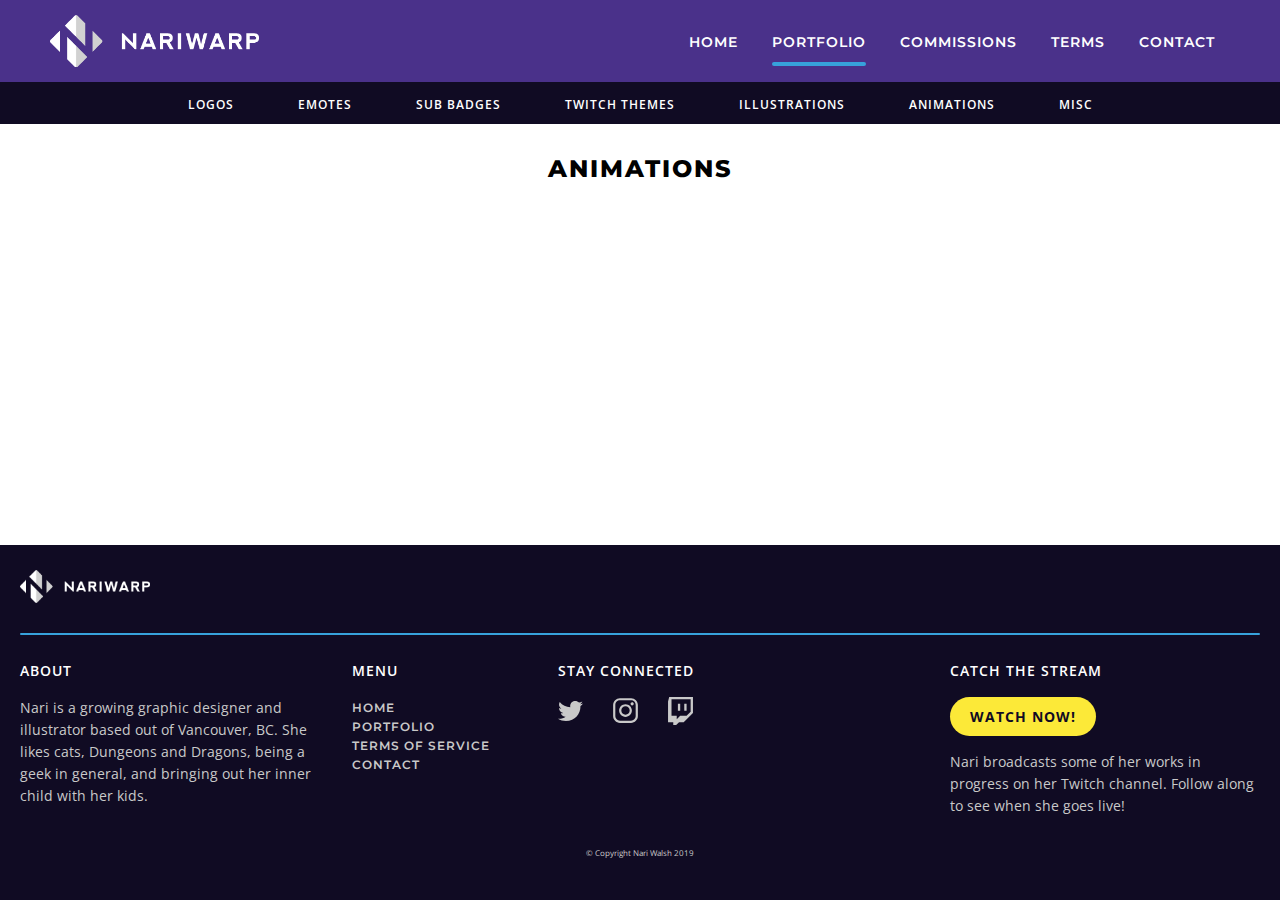
<file: animations.html>
<!DOCTYPE html>
<html>

<head>
    <title>Nariwarp - Animations</title>
    <meta name="description" content="Nariwarp's portfolio for motion graphic animations.">

    <link href="https://fonts.googleapis.com/css?family=Montserrat:400,600,700,800|Open+Sans" rel="stylesheet">
    <link rel="stylesheet" type="text/css" href="./css/site.css">
    <link href="./css/lightbox.css" rel="stylesheet">
    <meta name="viewport" content="width=device-width, initial-scale=1, maximum-scale=1">
    <link rel="shortcut icon" type="image/x-icon" href="favicon.ico">
    <link rel="apple-touch-icon" sizes="57x57" href="apple-icon-57x57.png">
    <link rel="apple-touch-icon" sizes="60x60" href="apple-icon-60x60.png">
    <link rel="apple-touch-icon" sizes="72x72" href="apple-icon-72x72.png">
    <link rel="apple-touch-icon" sizes="76x76" href="apple-icon-76x76.png">
    <link rel="apple-touch-icon" sizes="114x114" href="apple-icon-114x114.png">
    <link rel="apple-touch-icon" sizes="120x120" href="apple-icon-120x120.png">
    <link rel="apple-touch-icon" sizes="144x144" href="apple-icon-144x144.png">
    <link rel="apple-touch-icon" sizes="152x152" href="apple-icon-152x152.png">
    <link rel="apple-touch-icon" sizes="180x180" href="apple-icon-180x180.png">
    <link rel="icon" type="image/png" sizes="192x192" href="android-icon-192x192.png">
    <link rel="icon" type="image/png" sizes="32x32" href="favicon-32x32.png">
    <link rel="icon" type="image/png" sizes="96x96" href="favicon-96x96.png">
    <link rel="icon" type="image/png" sizes="16x16" href="favicon-16x16.png">
    <link rel="manifest" href="manifest.json">
    <meta name="msapplication-TileColor" content="#4a318a">
    <meta name="msapplication-TileImage" content="ms-icon-144x144.png">
    <meta name="theme-color" content="#4a318a">
    <script async src="https://www.googletagmanager.com/gtag/js?id=UA-136704185-1"></script>
    <script>
        window.dataLayer = window.dataLayer || [];

        function gtag() {
            dataLayer.push(arguments);
        }
        gtag('js', new Date());

        gtag('config', 'UA-136704185-1');
    </script>

</head>

<body>
    <header class="inner_header">
        <div id="logo_container">
            <h1><a href="index.html">Nariwarp</a></h1>
        </div>
        <nav>
            <div class="desktop_menu">
                <ul>
                    <li><a href="index.html">Home</a></li>
                    <li><a class="current" href="portfolio.html">Portfolio</a></li>
                    <li><a href="commissions.html">Commissions</a></li>
                    <li><a href="terms.html">Terms</a></li>
                    <li><a href="contact.html">Contact</a></li>
                </ul>
            </div>
            <div class="mobile_menu">
                <div id="menuToggle">
                    <input type="checkbox" />
                    <span></span>
                    <span></span>
                    <span></span>
                    <ul id="menu">
                        <li><a href="index.html">Home</a></li>
                        <li><a href="portfolio.html">Portfolio</a></li>
                        <li><a href="commissions.html">Commissions</a></li>
                        <li><a href="terms.html">Terms</a></li>
                        <li><a href="contact.html">Contact</a></li>
                    </ul>
                </div>
            </div>
        </nav>
    </header>

    <div id="portfolio_menu">
        <ul>
            <li><a href="logos.html">Logos</a></li>
            <li><a href="emotes.html">Emotes</a></li>
            <li><a href="badges.html">Sub Badges</a></li>
            <li><a href="themes.html">Twitch Themes</a></li>
            <li><a href="illustrations.html">Illustrations</a></li>
            <li><a class="portfolio_current" href="animations.html">Animations</a></li>
            <li><a href="misc.html">Misc</a></li>
        </ul>
    </div>

    <div id="portfolio">
        <div class="flex_container">
            <div>
                <h3>Animations</h3>
            </div>
        </div>
    </div>

    <footer>
        <div id="footer_container">
            <div class="footer_logo_container"><img src="./images/logo.png" alt="Nariwarp logo and text"></div>
            <hr>
            <div id="footer_menu">
                <div class="footer_col">
                    <span class="footer_title"><p>About</p></span>
                    <p>Nari is a growing graphic designer and illustrator based out of Vancouver, BC. She likes cats, Dungeons and Dragons, being a geek in general, and bringing out her inner child with her kids.</p>
                </div>
                <div class="footer_col">
                    <span class="footer_title"><p>Menu</p></span>
                    <ul>
                        <li><a href="#">Home</a></li>
                        <li><a href="#">Portfolio</a></li>
                        <li><a href="#">Terms of Service</a></li>
                        <li><a href="#">Contact</a></li>
                    </ul>
                </div>
                <div class="footer_col footer_social">
                    <span class="footer_title"><p>Stay Connected</p></span>
                    <ol>
                        <li><a href="https://twitter.com/pbloomstudio"><img src="./images/twitter_logo.svg" alt="small twitter icon"></a></li>
                        <li><a href="https://instagram.com/pbloomstudio"><img src="./images/instagram_logo.svg" alt="small instagram icon"></a></li>
                        <li><a href="https://twitch.tv/purplebloomstudio"><img src="./images/twitch_logo.svg" alt="small twitch icon"></a></li>
                    </ol>
                </div>
                <div class="footer_col twitch_cta">
                    <span class="footer_title"><p>Catch the Stream</p></span>
                    <a href="http://twitch.tv/purplebloomstudio">Watch Now!</a>
                    <p class="twitch_footer_p">Nari broadcasts some of her works in progress on her Twitch channel. Follow along to see when she goes live!</p>
                </div>
            </div>
            <div id="copyright_panel">
                <p>&copy; Copyright Nari Walsh 2019</p>
            </div>
        </div>
    </footer>

    <script src="./js/script.js"></script>
    <script src="./js/lightbox-plus-jquery.js"></script>

</body>

</html>
</file>
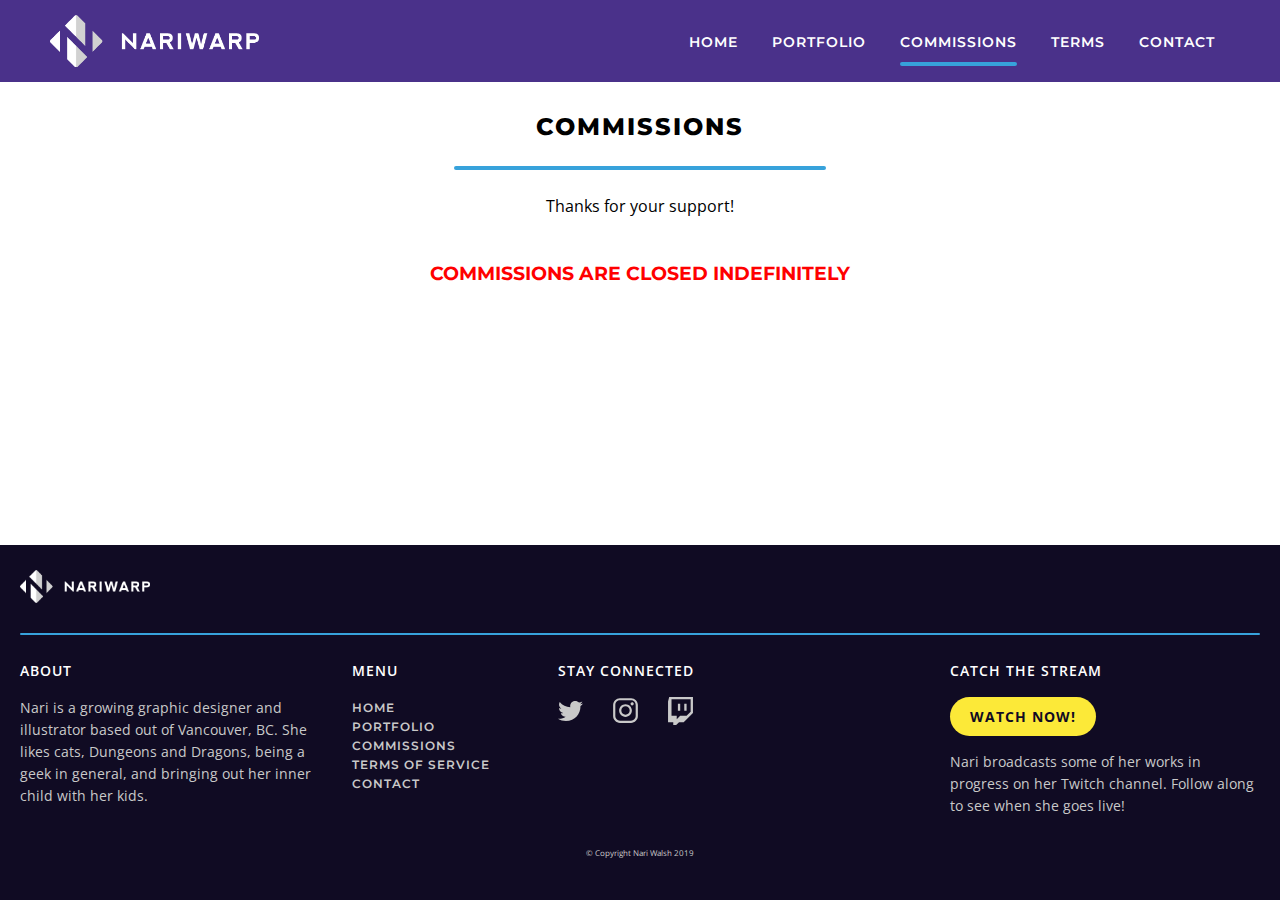
<file: commissions.html>
<!DOCTYPE html>
<html>

<head>
    <title>Nariwarp - Commissions</title>
    <meta name="description" content="Nariwarp's price list and commission status">
    <link href="https://fonts.googleapis.com/css?family=Montserrat:400,600,700,800|Open+Sans" rel="stylesheet">
    <link rel="stylesheet" type="text/css" href="./css/site.css">
    <meta name="viewport" content="width=device-width, initial-scale=1, maximum-scale=1">
    <link rel="shortcut icon" type="image/x-icon" href="favicon.ico">
    <link rel="apple-touch-icon" sizes="57x57" href="/apple-icon-57x57.png">
    <link rel="apple-touch-icon" sizes="60x60" href="/apple-icon-60x60.png">
    <link rel="apple-touch-icon" sizes="72x72" href="/apple-icon-72x72.png">
    <link rel="apple-touch-icon" sizes="76x76" href="/apple-icon-76x76.png">
    <link rel="apple-touch-icon" sizes="114x114" href="/apple-icon-114x114.png">
    <link rel="apple-touch-icon" sizes="120x120" href="/apple-icon-120x120.png">
    <link rel="apple-touch-icon" sizes="144x144" href="/apple-icon-144x144.png">
    <link rel="apple-touch-icon" sizes="152x152" href="/apple-icon-152x152.png">
    <link rel="apple-touch-icon" sizes="180x180" href="/apple-icon-180x180.png">
    <link rel="icon" type="image/png" sizes="192x192" href="/android-icon-192x192.png">
    <link rel="icon" type="image/png" sizes="32x32" href="/favicon-32x32.png">
    <link rel="icon" type="image/png" sizes="96x96" href="/favicon-96x96.png">
    <link rel="icon" type="image/png" sizes="16x16" href="/favicon-16x16.png">
    <link rel="manifest" href="/manifest.json">
    <meta name="msapplication-TileColor" content="#4a318a">
    <meta name="msapplication-TileImage" content="/ms-icon-144x144.png">
    <meta name="theme-color" content="#4a318a">
    <script async src="https://www.googletagmanager.com/gtag/js?id=UA-136704185-1"></script>
    <script>
        window.dataLayer = window.dataLayer || [];
         function gtag(){dataLayer.push(arguments);}
         gtag('js', new Date());
         
         gtag('config', 'UA-136704185-1');
    </script>
</head>

<body>
    <header class="inner_header">
        <div id="logo_container">
            <h1><a href="index.html">Nariwarp</a></h1>
        </div>
        <nav>
            <div class="desktop_menu">
                <ul>
                    <li><a href="index.html">Home</a></li>
                    <li><a href="portfolio.html">Portfolio</a></li>
                    <li><a class="current" href="commissions.html">Commissions</a></li>
                    <li><a href="terms.html">Terms</a></li>
                    <li><a href="contact.html">Contact</a></li>
                </ul>
            </div>
            <div class="mobile_menu">
                <div id="menuToggle">
                    <input type="checkbox" />
                    <span></span>
                    <span></span>
                    <span></span>
                    <ul id="menu">
                        <li><a href="index.html">Home</a></li>
                        <li><a href="portfolio.html">Portfolio</a></li>
                        <li><a href="commissions.html">Commissions</a></li>
                        <li><a href="terms.html">Terms</a></li>
                        <li><a href="contact.html">Contact</a></li>
                    </ul>
                </div>
            </div>
        </nav>
    </header>
    <div id="commissions">
            <div>
                <h3>Commissions</h3>
                    <hr>
                        <p>
                            Thanks for your support!<br><br><br>
                            <span class="commission_status_closed">Commissions Are Closed Indefinitely</span>
                        </p>
            </div>
    </div>
  <footer>
        <div id="footer_container">
            <div class="footer_logo_container"><img src="./images/logo.png" alt="Nariwarp logo and text"></div>
            <hr>
            <div id="footer_menu">
                <div class="footer_col">
                    <span class="footer_title"><p>About</p></span>
                    <p>Nari is a growing graphic designer and illustrator based out of Vancouver, BC. She likes cats, Dungeons and Dragons, being a geek in general, and bringing out her inner child with her kids.</p>
                </div>
                <div class="footer_col">
                    <span class="footer_title"><p>Menu</p></span>
                    <ul>
                        <li><a href="index.html">Home</a></li>
                        <li><a href="portfolio.html">Portfolio</a></li>
                        <li><a href="commissions.html">Commissions</a></li>
                        <li><a href="terms.html">Terms of Service</a></li>
                        <li><a href="contact.html">Contact</a></li>
                    </ul>
                </div>
                <div class="footer_col footer_social">
                    <span class="footer_title"><p>Stay Connected</p></span>
                    <ol>
                        <li><a href="https://twitter.com/pbloomstudio"><img src="./images/twitter_logo.svg" alt="small twitter icon"></a></li>
                        <li><a href="https://instagram.com/pbloomstudio"><img src="./images/instagram_logo.svg" alt="small instagram icon"></a></li>
                        <li><a href="https://twitch.tv/purplebloomstudio"><img src="./images/twitch_logo.svg" alt="small twitch icon"></a></li>
                    </ol>
                </div>
                <div class="footer_col twitch_cta">
                    <span class="footer_title"><p>Catch the Stream</p></span>
                    <a href="http://twitch.tv/purplebloomstudio">Watch Now!</a>
                    <p class="twitch_footer_p">Nari broadcasts some of her works in progress on her Twitch channel. Follow along to see when she goes live!</p>
                </div>
            </div>
            <div id="copyright_panel">
                <p>&copy; Copyright Nari Walsh 2019</p>
            </div>
        </div>
    </footer>
    <script src="./js/script.js"></script>
</body>

</html>
</file>
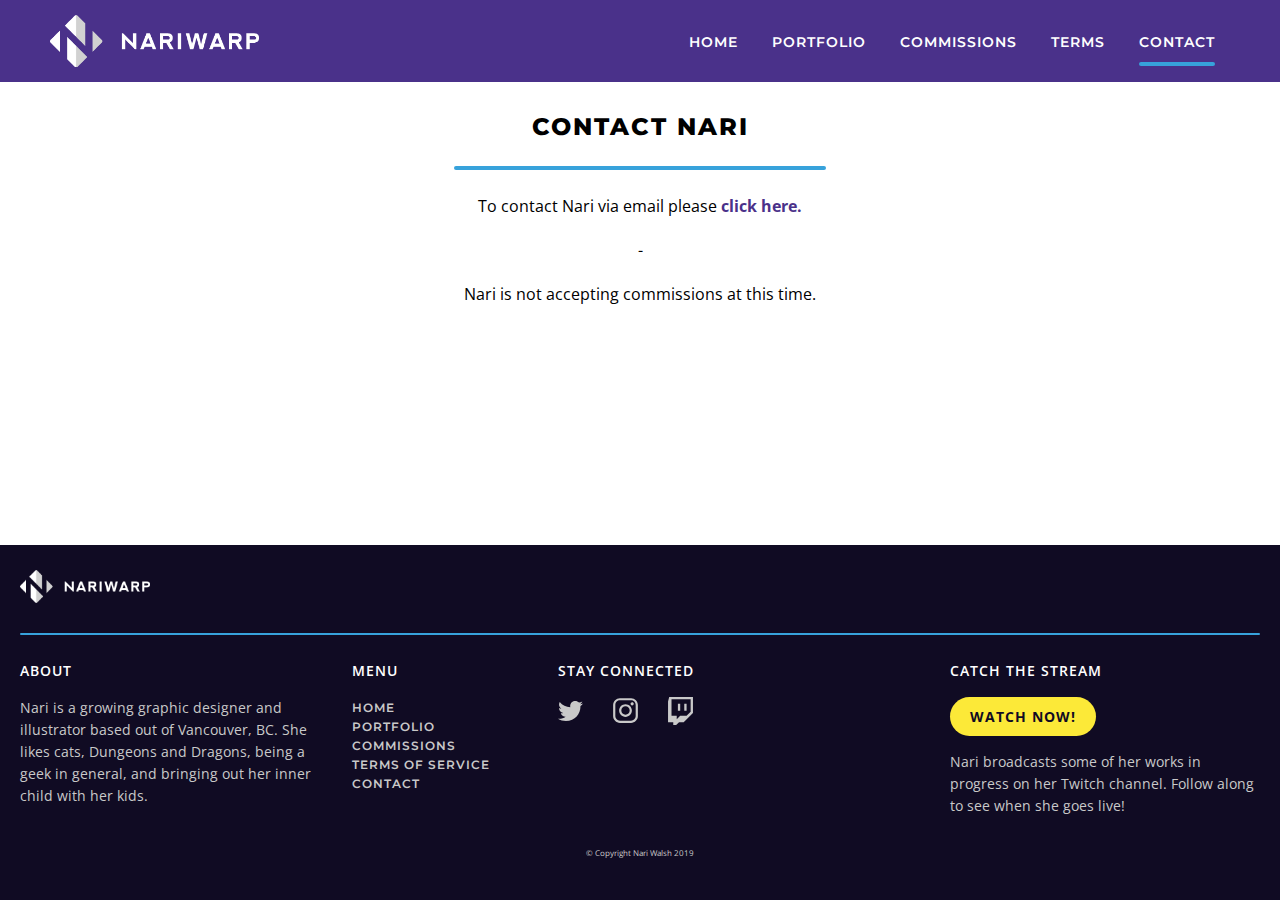
<file: contact.html>
<!DOCTYPE html>
<html>

<head>
    <title>Nariwarp - Contact</title>
    <meta name="description" content="Contact Nariwarp for information related to graphic design and illustration commissions.">

    <link href="https://fonts.googleapis.com/css?family=Montserrat:400,600,700,800|Open+Sans" rel="stylesheet">
    <link rel="stylesheet" type="text/css" href="./css/site.css">
    <meta name="viewport" content="width=device-width, initial-scale=1, maximum-scale=1">
    <link rel="shortcut icon" type="image/x-icon" href="favicon.ico">
    <link rel="apple-touch-icon" sizes="57x57" href="/apple-icon-57x57.png">
    <link rel="apple-touch-icon" sizes="60x60" href="/apple-icon-60x60.png">
    <link rel="apple-touch-icon" sizes="72x72" href="/apple-icon-72x72.png">
    <link rel="apple-touch-icon" sizes="76x76" href="/apple-icon-76x76.png">
    <link rel="apple-touch-icon" sizes="114x114" href="/apple-icon-114x114.png">
    <link rel="apple-touch-icon" sizes="120x120" href="/apple-icon-120x120.png">
    <link rel="apple-touch-icon" sizes="144x144" href="/apple-icon-144x144.png">
    <link rel="apple-touch-icon" sizes="152x152" href="/apple-icon-152x152.png">
    <link rel="apple-touch-icon" sizes="180x180" href="/apple-icon-180x180.png">
    <link rel="icon" type="image/png" sizes="192x192" href="/android-icon-192x192.png">
    <link rel="icon" type="image/png" sizes="32x32" href="/favicon-32x32.png">
    <link rel="icon" type="image/png" sizes="96x96" href="/favicon-96x96.png">
    <link rel="icon" type="image/png" sizes="16x16" href="/favicon-16x16.png">
    <link rel="manifest" href="/manifest.json">
    <meta name="msapplication-TileColor" content="#4a318a">
    <meta name="msapplication-TileImage" content="/ms-icon-144x144.png">
    <meta name="theme-color" content="#4a318a">
    <script async src="https://www.googletagmanager.com/gtag/js?id=UA-136704185-1"></script>
    <script>
        window.dataLayer = window.dataLayer || [];
          function gtag(){dataLayer.push(arguments);}
          gtag('js', new Date());
        
          gtag('config', 'UA-136704185-1');
    </script>

</head>

<body>
    <header class="inner_header">
        <div id="logo_container">
            <h1><a href="index.html">Nariwarp</a></h1>
        </div>
        <nav>
            <div class="desktop_menu">
                <ul>
                    <li><a href="index.html">Home</a></li>
                    <li><a href="portfolio.html">Portfolio</a></li>
                    <li><a href="commissions.html">Commissions</a></li>
                    <li><a href="terms.html">Terms</a></li>
                    <li><a class="current" href="contact.html">Contact</a></li>
                </ul>
            </div>
            <div class="mobile_menu">
                <div id="menuToggle">
                    <input type="checkbox" />
                    <span></span>
                    <span></span>
                    <span></span>
                    <ul id="menu">
                        <li><a href="index.html">Home</a></li>
                        <li><a href="portfolio.html">Portfolio</a></li>
                        <li><a href="commissions.html">Commissions</a></li>
                        <li><a href="terms.html">Terms</a></li>
                        <li><a href="contact.html">Contact</a></li>
                    </ul>
                </div>
            </div>
        </nav>
    </header>

    <div id="contact">
            <div>
                <h3>Contact Nari</h3>
                <hr>
                <p>To contact Nari via email please <a href="mailto:mail@purplebloomstudio.ca">click here.</a><br><br>
                    -<br><br>
                    Nari is not accepting commissions at this time.</p>
            </div>
    </div>


    <footer>
        <div id="footer_container">
            <div class="footer_logo_container"><img src="./images/logo.png" alt="Nariwarp logo and text"></div>
            <hr>
            <div id="footer_menu">
                <div class="footer_col">
                    <span class="footer_title"><p>About</p></span>
                    <p>Nari is a growing graphic designer and illustrator based out of Vancouver, BC. She likes cats, Dungeons and Dragons, being a geek in general, and bringing out her inner child with her kids.</p>
                </div>
                <div class="footer_col">
                    <span class="footer_title"><p>Menu</p></span>
                    <ul>
                        <li><a href="index.html">Home</a></li>
                        <li><a href="portfolio.html">Portfolio</a></li>
                        <li><a href="commissions.html">Commissions</a></li>
                        <li><a href="terms.html">Terms of Service</a></li>
                        <li><a href="contact.html">Contact</a></li>
                    </ul>
                </div>
                <div class="footer_col footer_social">
                    <span class="footer_title"><p>Stay Connected</p></span>
                    <ol>
                        <li><a href="https://twitter.com/pbloomstudio"><img src="./images/twitter_logo.svg" alt="small twitter icon"></a></li>
                        <li><a href="https://instagram.com/pbloomstudio"><img src="./images/instagram_logo.svg" alt="small instagram icon"></a></li>
                        <li><a href="https://twitch.tv/purplebloomstudio"><img src="./images/twitch_logo.svg" alt="small twitch icon"></a></li>
                    </ol>
                </div>
                <div class="footer_col twitch_cta">
                    <span class="footer_title"><p>Catch the Stream</p></span>
                    <a href="http://twitch.tv/purplebloomstudio">Watch Now!</a>
                    <p class="twitch_footer_p">Nari broadcasts some of her works in progress on her Twitch channel. Follow along to see when she goes live!</p>
                </div>
            </div>
            <div id="copyright_panel">
                <p>&copy; Copyright Nari Walsh 2019</p>
            </div>
        </div>
    </footer>

    <script src="./js/script.js"></script>

</body>

</html>
</file>
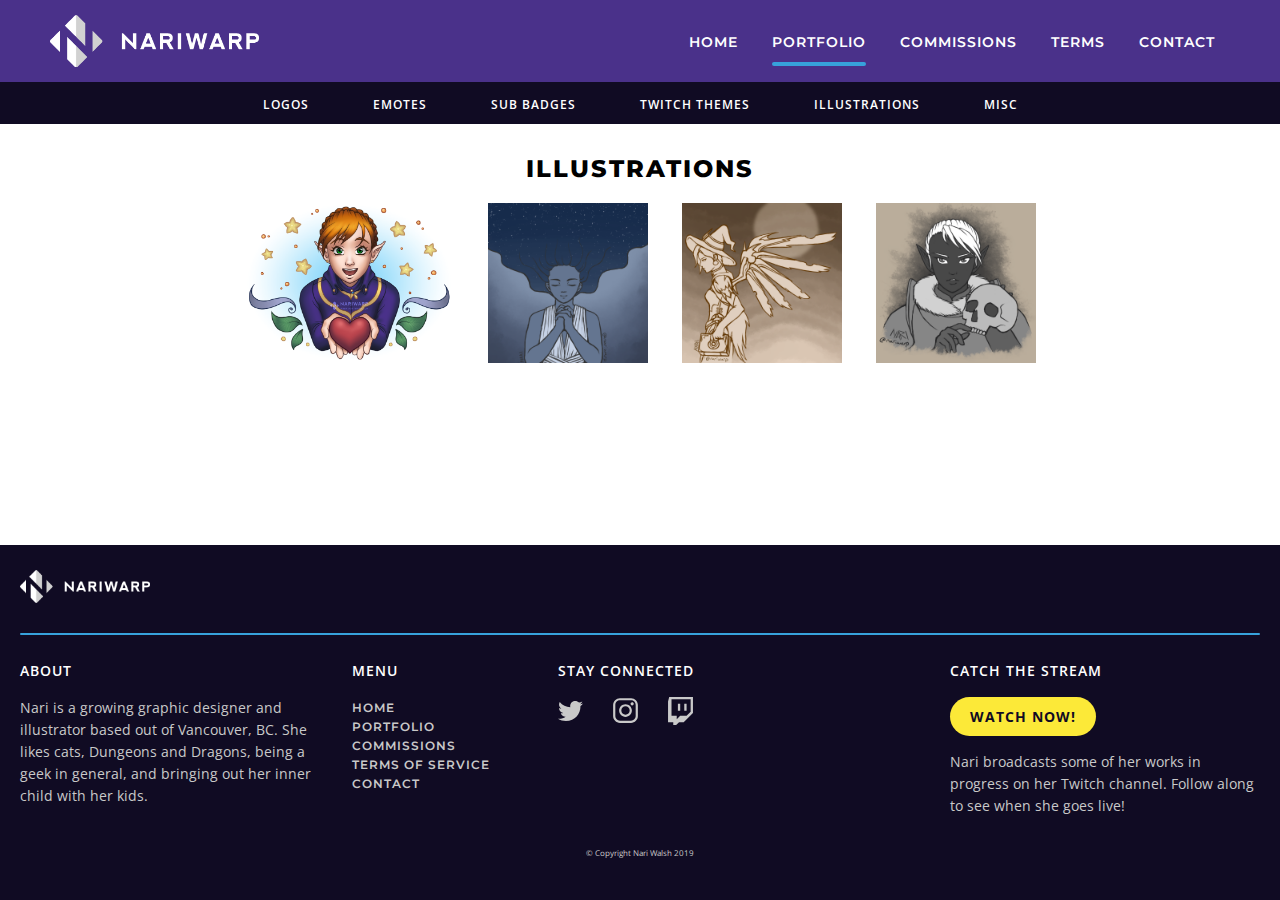
<file: illustrations.html>
<!DOCTYPE html>
<html>

<head>
    <title>Nariwarp - Illustrations</title>
    <meta name="description" content="Nariwarp's portfolio for digital illustrations.">

    <link href="https://fonts.googleapis.com/css?family=Montserrat:400,600,700,800|Open+Sans" rel="stylesheet">
    <link rel="stylesheet" type="text/css" href="./css/site.css">
    <link href="./css/lightbox.css" rel="stylesheet">
    <meta name="viewport" content="width=device-width, initial-scale=1, maximum-scale=1">
    <link rel="shortcut icon" type="image/x-icon" href="favicon.ico">
    <link rel="apple-touch-icon" sizes="57x57" href="/apple-icon-57x57.png">
    <link rel="apple-touch-icon" sizes="60x60" href="/apple-icon-60x60.png">
    <link rel="apple-touch-icon" sizes="72x72" href="/apple-icon-72x72.png">
    <link rel="apple-touch-icon" sizes="76x76" href="/apple-icon-76x76.png">
    <link rel="apple-touch-icon" sizes="114x114" href="/apple-icon-114x114.png">
    <link rel="apple-touch-icon" sizes="120x120" href="/apple-icon-120x120.png">
    <link rel="apple-touch-icon" sizes="144x144" href="/apple-icon-144x144.png">
    <link rel="apple-touch-icon" sizes="152x152" href="/apple-icon-152x152.png">
    <link rel="apple-touch-icon" sizes="180x180" href="/apple-icon-180x180.png">
    <link rel="icon" type="image/png" sizes="192x192" href="/android-icon-192x192.png">
    <link rel="icon" type="image/png" sizes="32x32" href="/favicon-32x32.png">
    <link rel="icon" type="image/png" sizes="96x96" href="/favicon-96x96.png">
    <link rel="icon" type="image/png" sizes="16x16" href="/favicon-16x16.png">
    <link rel="manifest" href="/manifest.json">
    <meta name="msapplication-TileColor" content="#4a318a">
    <meta name="msapplication-TileImage" content="/ms-icon-144x144.png">
    <meta name="theme-color" content="#4a318a">
    <script async src="https://www.googletagmanager.com/gtag/js?id=UA-136704185-1"></script>
    <script>
        window.dataLayer = window.dataLayer || [];
          function gtag(){dataLayer.push(arguments);}
          gtag('js', new Date());
        
          gtag('config', 'UA-136704185-1');
    </script>

</head>

<body>
    <header class="inner_header">
        <div id="logo_container">
            <h1><a href="index.html">Nariwarp</a></h1>
        </div>
        <nav>
            <div class="desktop_menu">
                <ul>
                    <li><a href="index.html">Home</a></li>
                    <li><a class="current" href="portfolio.html">Portfolio</a></li>
                    <li><a href="commissions.html">Commissions</a></li>
                    <li><a href="terms.html">Terms</a></li>
                    <li><a href="contact.html">Contact</a></li>
                </ul>
            </div>
            <div class="mobile_menu">
                <div id="menuToggle">
                    <input type="checkbox" />
                    <span></span>
                    <span></span>
                    <span></span>
                    <ul id="menu">
                        <li><a href="index.html">Home</a></li>
                        <li><a href="portfolio.html">Portfolio</a></li>
                        <li><a href="commissions.html">Commissions</a></li>
                        <li><a href="terms.html">Terms</a></li>
                        <li><a href="contact.html">Contact</a></li>
                    </ul>
                </div>
            </div>
        </nav>
    </header>

    <div id="portfolio_menu">
        <ul>
            <li><a href="logos.html">Logos</a></li>
            <li><a href="emotes.html">Emotes</a></li>
            <li><a href="badges.html">Sub Badges</a></li>
            <li><a href="themes.html">Twitch Themes</a></li>
            <li><a class="portfolio_current" href="illustrations.html">Illustrations</a></li>
            <li><a href="misc.html">Misc</a></li>
        </ul>
    </div>

    <div id="portfolio">
        <div class="flex_container">
            <div>
                <h3>Illustrations</h3>
                <a href="./images/illustrations/patreonthankyou.png" data-lightbox="illustrations" data-title="Nari's Patreon Thank You Image"><img src="./images/illustrations/patreonthankyou.png" alt="Thumbnail for Nari's Thank you for Patreon"></a>
                <a href="./images/illustrations/girl-stars.png" data-lightbox="illustrations" data-title="Stars theme for Inktober 2018"><img src="./images/illustrations/girl-stars.png" alt="Thumbnail for Stars: Girl"></a>
                <a href="./images/illustrations/mercy-wings.png" data-lightbox="illustrations" data-title="Wings theme with Mercy for Inktober 2018"><img src="./images/illustrations/mercy-wings.png" alt="Thumbnail for Wings: Mercy"></a>
                <a href="./images/illustrations/xephira-skull.png" data-lightbox="illustrations" data-title="Skull theme for Inktober 2018"><img src="./images/illustrations/xephira-skull.png" alt="Thumbnail for Skull: Xephira"></a>
            </div>
        </div>
    </div>


    <footer>
        <div id="footer_container">
            <div class="footer_logo_container"><img src="./images/logo.png" alt="Nariwarp logo and text"></div>
            <hr>
            <div id="footer_menu">
                <div class="footer_col">
                    <span class="footer_title"><p>About</p></span>
                    <p>Nari is a growing graphic designer and illustrator based out of Vancouver, BC. She likes cats, Dungeons and Dragons, being a geek in general, and bringing out her inner child with her kids.</p>
                </div>
                <div class="footer_col">
                    <span class="footer_title"><p>Menu</p></span>
                    <ul>
                        <li><a href="index.html">Home</a></li>
                        <li><a href="portfolio.html">Portfolio</a></li>
                        <li><a href="commissions.html">Commissions</a></li>
                        <li><a href="terms.html">Terms of Service</a></li>
                        <li><a href="contact.html">Contact</a></li>
                    </ul>
                </div>
                <div class="footer_col footer_social">
                    <span class="footer_title"><p>Stay Connected</p></span>
                    <ol>
                        <li><a href="https://twitter.com/pbloomstudio"><img src="./images/twitter_logo.svg" alt="small twitter icon"></a></li>
                        <li><a href="https://instagram.com/pbloomstudio"><img src="./images/instagram_logo.svg" alt="small instagram icon"></a></li>
                        <li><a href="https://twitch.tv/purplebloomstudio"><img src="./images/twitch_logo.svg" alt="small twitch icon"></a></li>
                    </ol>
                </div>
                <div class="footer_col twitch_cta">
                    <span class="footer_title"><p>Catch the Stream</p></span>
                    <a href="http://twitch.tv/purplebloomstudio">Watch Now!</a>
                    <p class="twitch_footer_p">Nari broadcasts some of her works in progress on her Twitch channel. Follow along to see when she goes live!</p>
                </div>
            </div>
            <div id="copyright_panel">
                <p>&copy; Copyright Nari Walsh 2019</p>
            </div>
        </div>
    </footer>

    <script src="./js/script.js"></script>
    <script src="./js/lightbox-plus-jquery.js"></script>

</body>

</html>
</file>
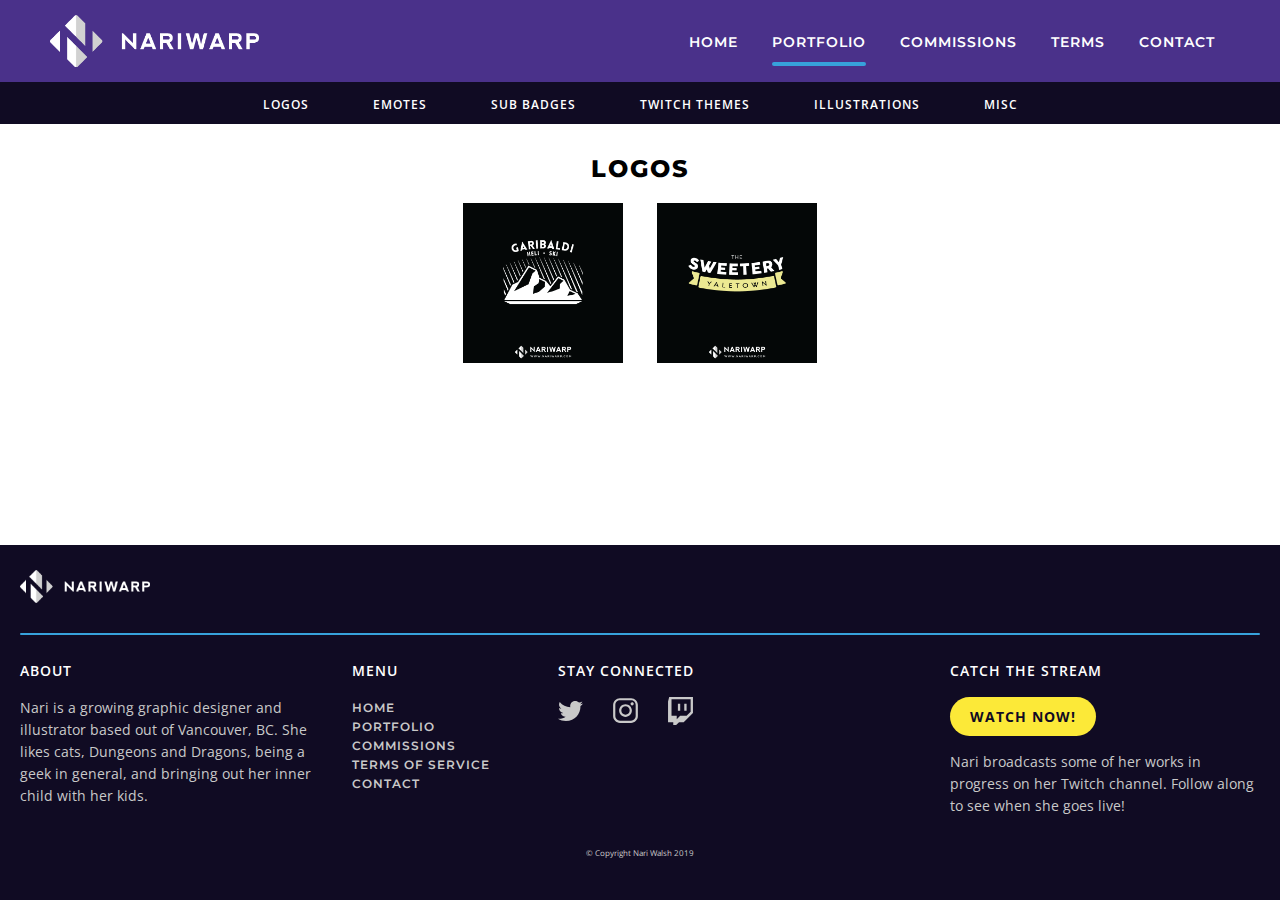
<file: logos.html>
<!DOCTYPE html>
<html>

<head>
    <title>Nariwarp - Logos</title>
    <meta name="description" content="Nariwarp's portfolio for logo design.">

    <link href="https://fonts.googleapis.com/css?family=Montserrat:400,600,700,800|Open+Sans" rel="stylesheet">
    <link rel="stylesheet" type="text/css" href="./css/site.css">
    <link href="./css/lightbox.css" rel="stylesheet">
    <meta name="viewport" content="width=device-width, initial-scale=1, maximum-scale=1">
    <link rel="shortcut icon" type="image/x-icon" href="favicon.ico">
    <link rel="apple-touch-icon" sizes="57x57" href="/apple-icon-57x57.png">
    <link rel="apple-touch-icon" sizes="60x60" href="/apple-icon-60x60.png">
    <link rel="apple-touch-icon" sizes="72x72" href="/apple-icon-72x72.png">
    <link rel="apple-touch-icon" sizes="76x76" href="/apple-icon-76x76.png">
    <link rel="apple-touch-icon" sizes="114x114" href="/apple-icon-114x114.png">
    <link rel="apple-touch-icon" sizes="120x120" href="/apple-icon-120x120.png">
    <link rel="apple-touch-icon" sizes="144x144" href="/apple-icon-144x144.png">
    <link rel="apple-touch-icon" sizes="152x152" href="/apple-icon-152x152.png">
    <link rel="apple-touch-icon" sizes="180x180" href="/apple-icon-180x180.png">
    <link rel="icon" type="image/png" sizes="192x192" href="/android-icon-192x192.png">
    <link rel="icon" type="image/png" sizes="32x32" href="/favicon-32x32.png">
    <link rel="icon" type="image/png" sizes="96x96" href="/favicon-96x96.png">
    <link rel="icon" type="image/png" sizes="16x16" href="/favicon-16x16.png">
    <link rel="manifest" href="/manifest.json">
    <meta name="msapplication-TileColor" content="#4a318a">
    <meta name="msapplication-TileImage" content="/ms-icon-144x144.png">
    <meta name="theme-color" content="#4a318a">
    <script async src="https://www.googletagmanager.com/gtag/js?id=UA-136704185-1"></script>
<script>
  window.dataLayer = window.dataLayer || [];
  function gtag(){dataLayer.push(arguments);}
  gtag('js', new Date());

  gtag('config', 'UA-136704185-1');
</script>

</head>

<body>
    <header class="inner_header">
        <div id="logo_container">
            <h1><a href="index.html">Nariwarp</a></h1>
        </div>
        <nav>
            <div class="desktop_menu">
                <ul>
                    <li><a href="index.html">Home</a></li>
                    <li><a class="current" href="portfolio.html">Portfolio</a></li>
                    <li><a href="commissions.html">Commissions</a></li>
                    <li><a href="terms.html">Terms</a></li>
                    <li><a href="contact.html">Contact</a></li>
                </ul>
            </div>
            <div class="mobile_menu">
                <div id="menuToggle">
                    <input type="checkbox" />
                    <span></span>
                    <span></span>
                    <span></span>
                    <ul id="menu">
                        <li><a href="index.html">Home</a></li>
                        <li><a href="portfolio.html">Portfolio</a></li>
                        <li><a href="commissions.html">Commissions</a></li>
                        <li><a href="terms.html">Terms</a></li>
                        <li><a href="contact.html">Contact</a></li>
                    </ul>
                </div>
            </div>
        </nav>
    </header>

    <div id="portfolio_menu">
        <ul>
            <li><a class="portfolio_current" href="logos.html">Logos</a></li>
            <li><a href="emotes.html">Emotes</a></li>
            <li><a href="badges.html">Sub Badges</a></li>
            <li><a href="themes.html">Twitch Themes</a></li>
            <li><a href="illustrations.html">Illustrations</a></li>
            <li><a href="misc.html">Misc</a></li>
        </ul>
    </div>

    <div id="portfolio">
        <div class="flex_container">
            <div>
                <h3>Logos</h3>
                <a href="./images/logos/garibaldiheliski.png" data-lightbox="logos" data-title="Heli ski concept logo"><img src="./images/logos/garibaldiheliski.png" alt="Heli Ski Logo Thumbnail"></a>
                <a href="./images/logos/sweetery.png" data-lightbox="logos" data-title="Candy store concept logo"><img src="./images/logos/sweetery.png" alt="Sweetery Logo Thumbnail"></a>
            </div>
        </div>
    </div>


    <footer>
        <div id="footer_container">
            <div class="footer_logo_container"><img src="./images/logo.png" alt="Nariwarp logo and text"></div>
            <hr>
            <div id="footer_menu">
                <div class="footer_col">
                    <span class="footer_title"><p>About</p></span>
                    <p>Nari is a growing graphic designer and illustrator based out of Vancouver, BC. She likes cats, Dungeons and Dragons, being a geek in general, and bringing out her inner child with her kids.</p>
                </div>
                <div class="footer_col">
                    <span class="footer_title"><p>Menu</p></span>
                    <ul>
                        <li><a href="index.html">Home</a></li>
                        <li><a href="portfolio.html">Portfolio</a></li>
                        <li><a href="commissions.html">Commissions</a></li>
                        <li><a href="terms.html">Terms of Service</a></li>
                        <li><a href="contact.html">Contact</a></li>
                    </ul>
                </div>
                <div class="footer_col footer_social">
                    <span class="footer_title"><p>Stay Connected</p></span>
                    <ol>
                        <li><a href="https://twitter.com/pbloomstudio"><img src="./images/twitter_logo.svg" alt="small twitter icon"></a></li>
                        <li><a href="https://instagram.com/pbloomstudio"><img src="./images/instagram_logo.svg" alt="small instagram icon"></a></li>
                        <li><a href="https://twitch.tv/purplebloomstudio"><img src="./images/twitch_logo.svg" alt="small twitch icon"></a></li>
                    </ol>
                </div>
                <div class="footer_col twitch_cta">
                    <span class="footer_title"><p>Catch the Stream</p></span>
                    <a href="http://twitch.tv/purplebloomstudio">Watch Now!</a>
                    <p class="twitch_footer_p">Nari broadcasts some of her works in progress on her Twitch channel. Follow along to see when she goes live!</p>
                </div>
            </div>
            <div id="copyright_panel">
                <p>&copy; Copyright Nari Walsh 2019</p>
            </div>
        </div>
    </footer>

    <script src="./js/script.js"></script>
    <script src="./js/lightbox-plus-jquery.js"></script>

</body>

</html>
</file>
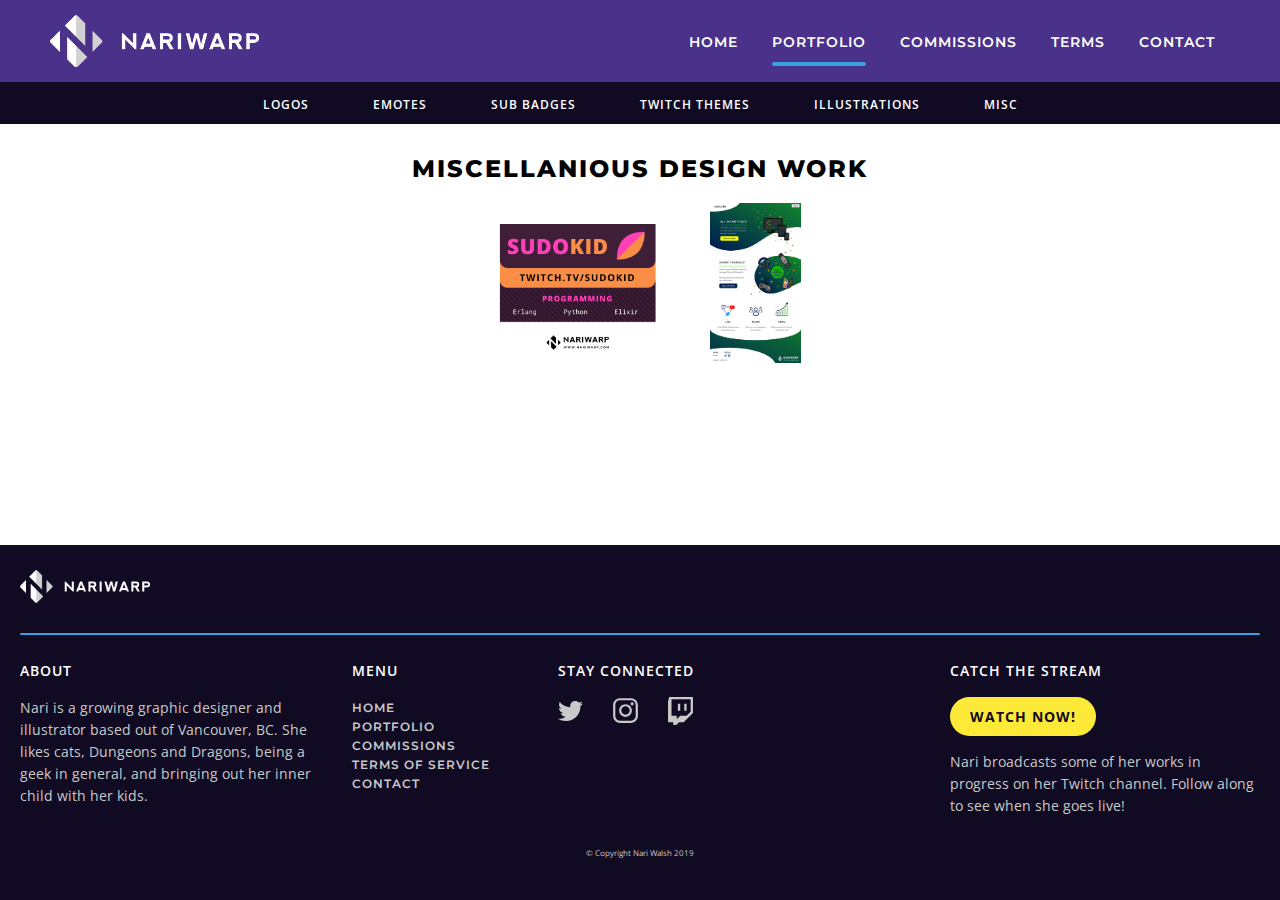
<file: misc.html>
<!DOCTYPE html>
<html>

<head>
    <title>Nariwarp - Miscellanious Designs</title>
    <meta name="description" content="Nariwarp's portfolio for miscellanious forms of graphic design work.">

    <link href="https://fonts.googleapis.com/css?family=Montserrat:400,600,700,800|Open+Sans" rel="stylesheet">
    <link rel="stylesheet" type="text/css" href="./css/site.css">
    <link href="./css/lightbox.css" rel="stylesheet">
    <meta name="viewport" content="width=device-width, initial-scale=1, maximum-scale=1">
    <link rel="shortcut icon" type="image/x-icon" href="favicon.ico">
    <link rel="apple-touch-icon" sizes="57x57" href="/apple-icon-57x57.png">
    <link rel="apple-touch-icon" sizes="60x60" href="/apple-icon-60x60.png">
    <link rel="apple-touch-icon" sizes="72x72" href="/apple-icon-72x72.png">
    <link rel="apple-touch-icon" sizes="76x76" href="/apple-icon-76x76.png">
    <link rel="apple-touch-icon" sizes="114x114" href="/apple-icon-114x114.png">
    <link rel="apple-touch-icon" sizes="120x120" href="/apple-icon-120x120.png">
    <link rel="apple-touch-icon" sizes="144x144" href="/apple-icon-144x144.png">
    <link rel="apple-touch-icon" sizes="152x152" href="/apple-icon-152x152.png">
    <link rel="apple-touch-icon" sizes="180x180" href="/apple-icon-180x180.png">
    <link rel="icon" type="image/png" sizes="192x192" href="/android-icon-192x192.png">
    <link rel="icon" type="image/png" sizes="32x32" href="/favicon-32x32.png">
    <link rel="icon" type="image/png" sizes="96x96" href="/favicon-96x96.png">
    <link rel="icon" type="image/png" sizes="16x16" href="/favicon-16x16.png">
    <link rel="manifest" href="/manifest.json">
    <meta name="msapplication-TileColor" content="#4a318a">
    <meta name="msapplication-TileImage" content="/ms-icon-144x144.png">
    <meta name="theme-color" content="#4a318a">
    <script async src="https://www.googletagmanager.com/gtag/js?id=UA-136704185-1"></script>
    <script>
        window.dataLayer = window.dataLayer || [];
          function gtag(){dataLayer.push(arguments);}
          gtag('js', new Date());
        
          gtag('config', 'UA-136704185-1');
    </script>

</head>

<body>
    <header class="inner_header">
        <div id="logo_container">
            <h1><a href="index.html">Nariwarp</a></h1>
        </div>
        <nav>
            <div class="desktop_menu">
                <ul>
                    <li><a href="index.html">Home</a></li>
                    <li><a class="current" href="portfolio.html">Portfolio</a></li>
                    <li><a href="commissions.html">Commissions</a></li>
                    <li><a href="terms.html">Terms</a></li>
                    <li><a href="contact.html">Contact</a></li>
                </ul>
            </div>
            <div class="mobile_menu">
                <div id="menuToggle">
                    <input type="checkbox" />
                    <span></span>
                    <span></span>
                    <span></span>
                    <ul id="menu">
                        <li><a href="index.html">Home</a></li>
                        <li><a href="portfolio.html">Portfolio</a></li>
                        <li><a href="commissions.html">Commissions</a></li>
                        <li><a href="terms.html">Terms</a></li>
                        <li><a href="contact.html">Contact</a></li>
                    </ul>
                </div>
            </div>
        </nav>
    </header>

    <div id="portfolio_menu">
        <ul>
            <li><a href="logos.html">Logos</a></li>
            <li><a href="emotes.html">Emotes</a></li>
            <li><a href="badges.html">Sub Badges</a></li>
            <li><a href="themes.html">Twitch Themes</a></li>
            <li><a href="illustrations.html">Illustrations</a></li>
            <li><a class="portfolio_current" href="misc.html">Misc</a></li>
        </ul>
    </div>

    <div id="portfolio">
        <div class="flex_container">
            <div>
                <h3>Miscellanious Design Work</h3>
                <div class="portfolio_display">
                    <a href="./images/misc/sudobadge.png" data-lightbox="misc" data-title="Badge commission for SudoKid"><img src="./images/misc/sudobadge.png" alt="Thumbnail for badge for SudoKid"></a>
                    <a href="./images/misc/linklabs.png" data-lightbox="misc" data-title="Landing page website concept"><img src="./images/misc/linklabs.png" alt="Thumbnail for Linklabs website concept"></a>
                </div>
            </div>
        </div>
    </div>


    <footer>
        <div id="footer_container">
            <div class="footer_logo_container"><img src="./images/logo.png" alt="Nariwarp logo and text"></div>
            <hr>
            <div id="footer_menu">
                <div class="footer_col">
                    <span class="footer_title"><p>About</p></span>
                    <p>Nari is a growing graphic designer and illustrator based out of Vancouver, BC. She likes cats, Dungeons and Dragons, being a geek in general, and bringing out her inner child with her kids.</p>
                </div>
                <div class="footer_col">
                    <span class="footer_title"><p>Menu</p></span>
                    <ul>
                        <li><a href="index.html">Home</a></li>
                        <li><a href="portfolio.html">Portfolio</a></li>
                        <li><a href="commissions.html">Commissions</a></li>
                        <li><a href="terms.html">Terms of Service</a></li>
                        <li><a href="contact.html">Contact</a></li>
                    </ul>
                </div>
                <div class="footer_col footer_social">
                    <span class="footer_title"><p>Stay Connected</p></span>
                    <ol>
                        <li><a href="https://twitter.com/pbloomstudio"><img src="./images/twitter_logo.svg" alt="small twitter icon"></a></li>
                        <li><a href="https://instagram.com/pbloomstudio"><img src="./images/instagram_logo.svg" alt="small instagram icon"></a></li>
                        <li><a href="https://twitch.tv/purplebloomstudio"><img src="./images/twitch_logo.svg" alt="small twitch icon"></a></li>
                    </ol>
                </div>
                <div class="footer_col twitch_cta">
                    <span class="footer_title"><p>Catch the Stream</p></span>
                    <a href="http://twitch.tv/purplebloomstudio">Watch Now!</a>
                    <p class="twitch_footer_p">Nari broadcasts some of her works in progress on her Twitch channel. Follow along to see when she goes live!</p>
                </div>
            </div>
            <div id="copyright_panel">
                <p>&copy; Copyright Nari Walsh 2019</p>
            </div>
        </div>
    </footer>

    <script src="./js/script.js"></script>
    <script src="./js/lightbox-plus-jquery.js"></script>

</body>

</html>
</file>
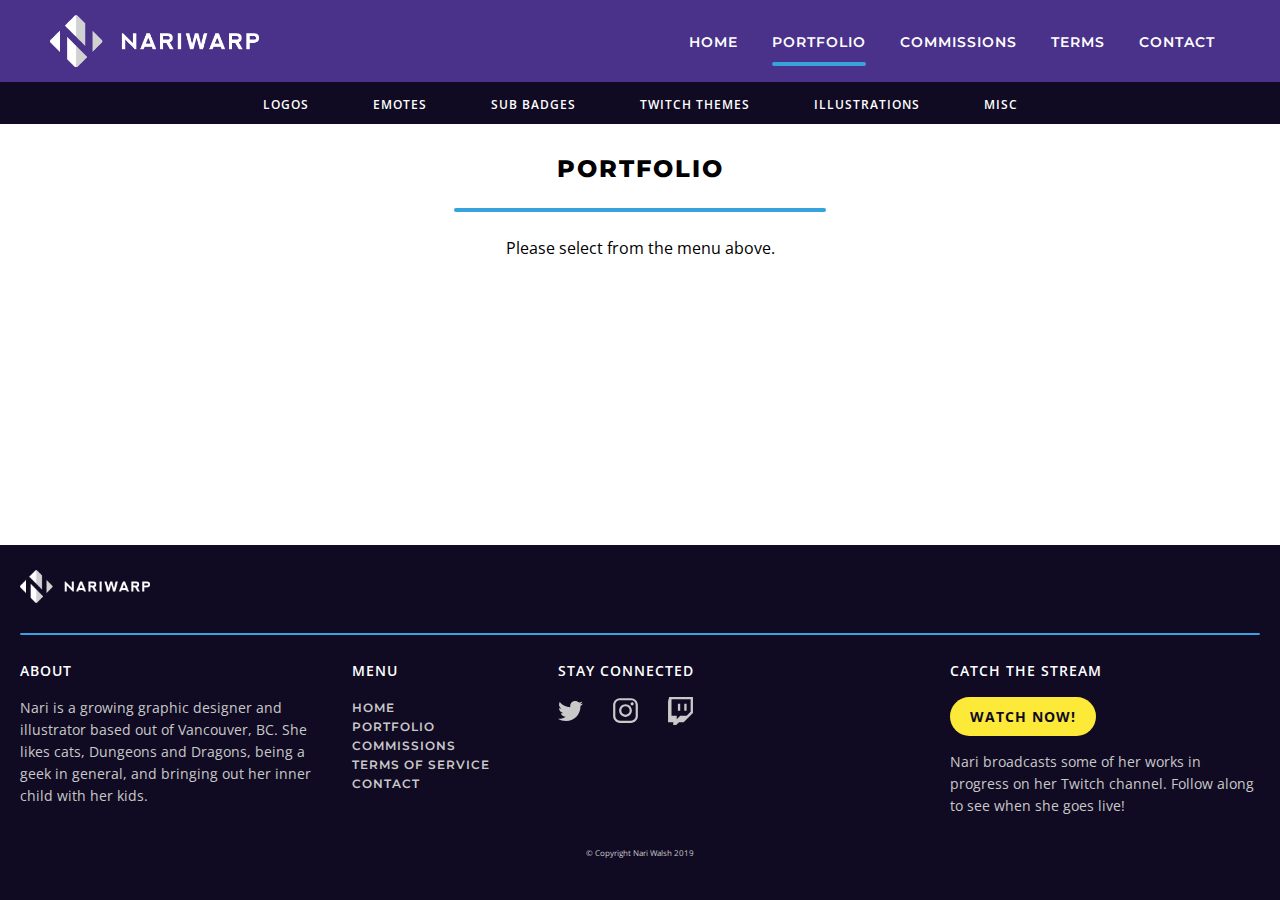
<file: portfolio.html>
<!DOCTYPE html>
<html>

<head>
    <title>Nariwarp - Portfolio</title>
    <meta name="description" content="Nariwarp's portfolio for graphic design work and illustration inlcuding Twitch graphics.">

    <link href="https://fonts.googleapis.com/css?family=Montserrat:400,600,700,800|Open+Sans" rel="stylesheet">
    <link rel="stylesheet" type="text/css" href="./css/site.css">
    <meta name="viewport" content="width=device-width, initial-scale=1, maximum-scale=1">
    <link rel="shortcut icon" type="image/x-icon" href="favicon.ico">
    <link rel="apple-touch-icon" sizes="57x57" href="/apple-icon-57x57.png">
    <link rel="apple-touch-icon" sizes="60x60" href="/apple-icon-60x60.png">
    <link rel="apple-touch-icon" sizes="72x72" href="/apple-icon-72x72.png">
    <link rel="apple-touch-icon" sizes="76x76" href="/apple-icon-76x76.png">
    <link rel="apple-touch-icon" sizes="114x114" href="/apple-icon-114x114.png">
    <link rel="apple-touch-icon" sizes="120x120" href="/apple-icon-120x120.png">
    <link rel="apple-touch-icon" sizes="144x144" href="/apple-icon-144x144.png">
    <link rel="apple-touch-icon" sizes="152x152" href="/apple-icon-152x152.png">
    <link rel="apple-touch-icon" sizes="180x180" href="/apple-icon-180x180.png">
    <link rel="icon" type="image/png" sizes="192x192" href="/android-icon-192x192.png">
    <link rel="icon" type="image/png" sizes="32x32" href="/favicon-32x32.png">
    <link rel="icon" type="image/png" sizes="96x96" href="/favicon-96x96.png">
    <link rel="icon" type="image/png" sizes="16x16" href="/favicon-16x16.png">
    <link rel="manifest" href="/manifest.json">
    <meta name="msapplication-TileColor" content="#4a318a">
    <meta name="msapplication-TileImage" content="/ms-icon-144x144.png">
    <meta name="theme-color" content="#4a318a">
    <script async src="https://www.googletagmanager.com/gtag/js?id=UA-136704185-1"></script>
    <script>
        window.dataLayer = window.dataLayer || [];
          function gtag(){dataLayer.push(arguments);}
          gtag('js', new Date());
        
          gtag('config', 'UA-136704185-1');
    </script>

</head>

<body>
    <header class="inner_header">
        <div id="logo_container">
            <h1><a href="index.html">Nariwarp</a></h1>
        </div>
        <nav>
            <div class="desktop_menu">
                <ul>
                    <li><a href="index.html">Home</a></li>
                    <li><a class="current" href="portfolio.html">Portfolio</a></li>
                    <li><a href="commissions.html">Commissions</a></li>
                    <li><a href="terms.html">Terms</a></li>
                    <li><a href="contact.html">Contact</a></li>
                </ul>
            </div>
            <div class="mobile_menu">
                <div id="menuToggle">
                    <input type="checkbox" />
                    <span></span>
                    <span></span>
                    <span></span>
                    <ul id="menu">
                        <li><a href="index.html">Home</a></li>
                        <li><a href="portfolio.html">Portfolio</a></li>
                        <li><a href="commissions.html">Commissions</a></li>
                        <li><a href="terms.html">Terms</a></li>
                        <li><a href="contact.html">Contact</a></li>
                    </ul>
                </div>
            </div>
        </nav>
    </header>

    <div id="portfolio_menu">
        <ul>
            <li><a href="logos.html">Logos</a></li>
            <li><a class="portfolio_current" href="emotes.html">Emotes</a></li>
            <li><a href="badges.html">Sub Badges</a></li>
            <li><a href="themes.html">Twitch Themes</a></li>
            <li><a href="illustrations.html">Illustrations</a></li>
            <li><a href="misc.html">Misc</a></li>
        </ul>
    </div>

    <div id="portfolio">
            <div>
                <h3>Portfolio</h3>
                <hr>
                <p>Please select from the menu above.</p>
            </div>
    </div>


    <footer>
        <div id="footer_container">
            <div class="footer_logo_container"><img src="./images/logo.png" alt="Nariwarp logo and text"></div>
            <hr>
            <div id="footer_menu">
                <div class="footer_col">
                    <span class="footer_title"><p>About</p></span>
                    <p>Nari is a growing graphic designer and illustrator based out of Vancouver, BC. She likes cats, Dungeons and Dragons, being a geek in general, and bringing out her inner child with her kids.</p>
                </div>
                <div class="footer_col">
                    <span class="footer_title"><p>Menu</p></span>
                    <ul>
                        <li><a href="index.html">Home</a></li>
                        <li><a href="portfolio.html">Portfolio</a></li>
                        <li><a href="commissions.html">Commissions</a></li>
                        <li><a href="terms.html">Terms of Service</a></li>
                        <li><a href="contact.html">Contact</a></li>
                    </ul>
                </div>
                <div class="footer_col footer_social">
                    <span class="footer_title"><p>Stay Connected</p></span>
                    <ol>
                        <li><a href="https://twitter.com/pbloomstudio"><img src="./images/twitter_logo.svg" alt="small twitter icon"></a></li>
                        <li><a href="https://instagram.com/pbloomstudio"><img src="./images/instagram_logo.svg" alt="small instagram icon"></a></li>
                        <li><a href="https://twitch.tv/purplebloomstudio"><img src="./images/twitch_logo.svg" alt="small twitch icon"></a></li>
                    </ol>
                </div>
                <div class="footer_col twitch_cta">
                    <span class="footer_title"><p>Catch the Stream</p></span>
                    <a href="http://twitch.tv/purplebloomstudio">Watch Now!</a>
                    <p class="twitch_footer_p">Nari broadcasts some of her works in progress on her Twitch channel. Follow along to see when she goes live!</p>
                </div>
            </div>
            <div id="copyright_panel">
                <p>&copy; Copyright Nari Walsh 2019</p>
            </div>
        </div>
    </footer>

    <script src="./js/script.js"></script>

</body>

</html>
</file>
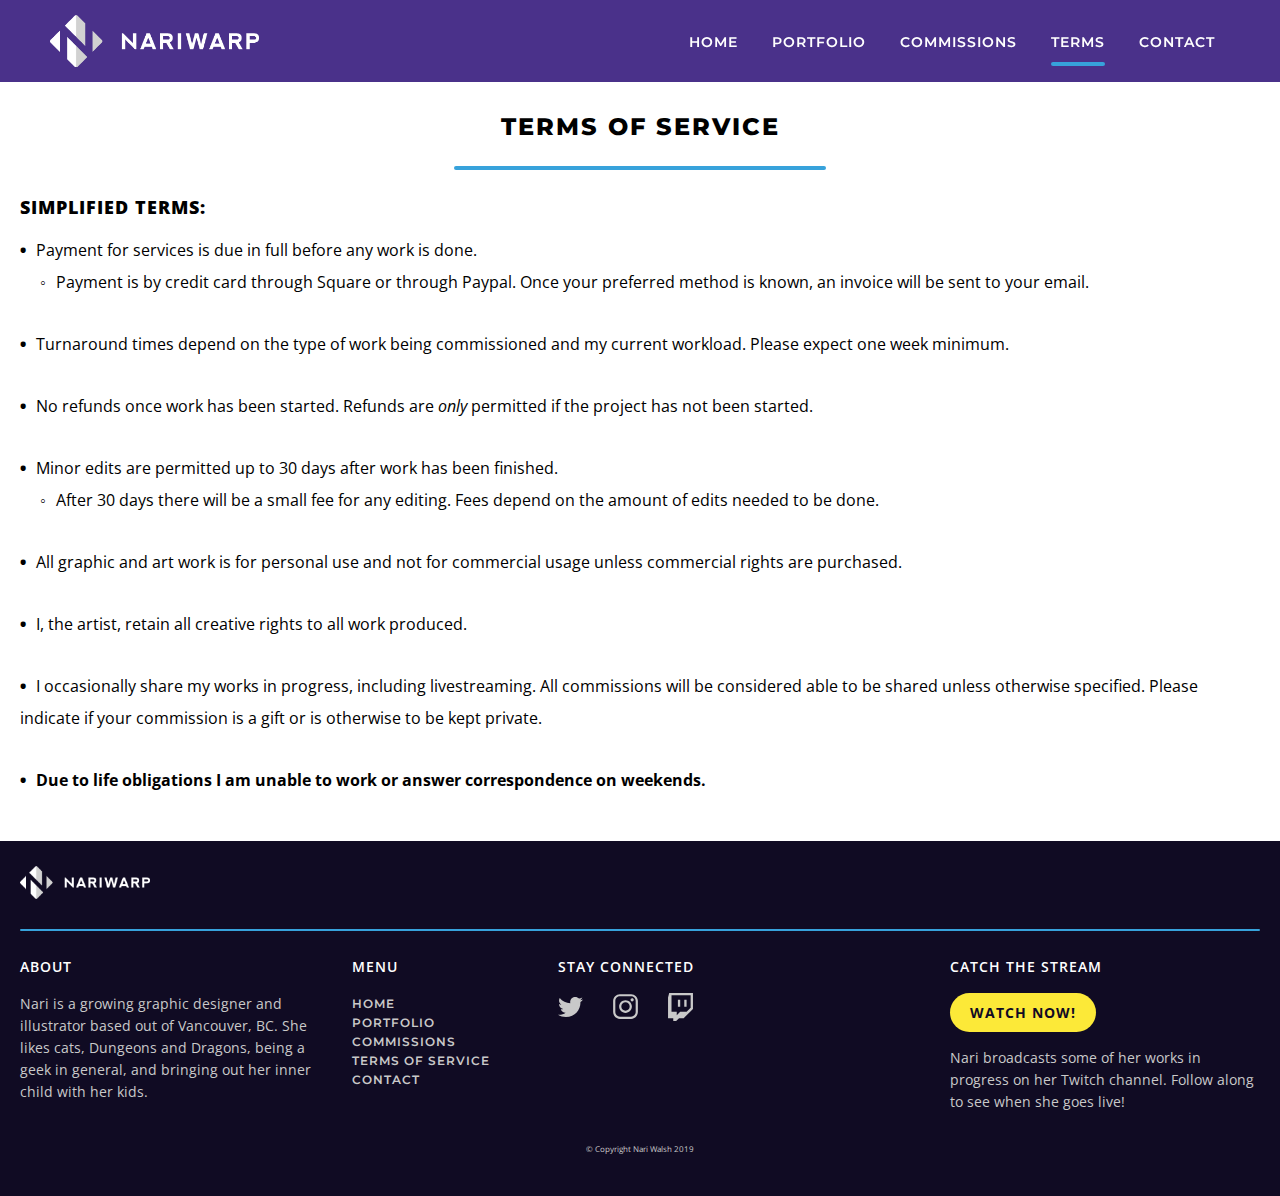
<file: terms.html>
<!DOCTYPE html>
<html>

<head>
    <title>Nariwarp - Terms of Service</title>
    <meta name="description" content="Nariwarp's terms of service for graphic design and illustration work.">

    <link href="https://fonts.googleapis.com/css?family=Montserrat:400,600,700,800|Open+Sans" rel="stylesheet">
    <link rel="stylesheet" type="text/css" href="./css/site.css">
    <meta name="viewport" content="width=device-width, initial-scale=1, maximum-scale=1">
    <link rel="shortcut icon" type="image/x-icon" href="favicon.ico">
    <link rel="apple-touch-icon" sizes="57x57" href="/apple-icon-57x57.png">
    <link rel="apple-touch-icon" sizes="60x60" href="/apple-icon-60x60.png">
    <link rel="apple-touch-icon" sizes="72x72" href="/apple-icon-72x72.png">
    <link rel="apple-touch-icon" sizes="76x76" href="/apple-icon-76x76.png">
    <link rel="apple-touch-icon" sizes="114x114" href="/apple-icon-114x114.png">
    <link rel="apple-touch-icon" sizes="120x120" href="/apple-icon-120x120.png">
    <link rel="apple-touch-icon" sizes="144x144" href="/apple-icon-144x144.png">
    <link rel="apple-touch-icon" sizes="152x152" href="/apple-icon-152x152.png">
    <link rel="apple-touch-icon" sizes="180x180" href="/apple-icon-180x180.png">
    <link rel="icon" type="image/png" sizes="192x192" href="/android-icon-192x192.png">
    <link rel="icon" type="image/png" sizes="32x32" href="/favicon-32x32.png">
    <link rel="icon" type="image/png" sizes="96x96" href="/favicon-96x96.png">
    <link rel="icon" type="image/png" sizes="16x16" href="/favicon-16x16.png">
    <link rel="manifest" href="/manifest.json">
    <meta name="msapplication-TileColor" content="#4a318a">
    <meta name="msapplication-TileImage" content="/ms-icon-144x144.png">
    <meta name="theme-color" content="#4a318a">
    <script async src="https://www.googletagmanager.com/gtag/js?id=UA-136704185-1"></script>
    <script>
        window.dataLayer = window.dataLayer || [];
          function gtag(){dataLayer.push(arguments);}
          gtag('js', new Date());
        
          gtag('config', 'UA-136704185-1');
    </script>

</head>

<body>
    <header class="inner_header">
        <div id="logo_container">
            <h1><a href="index.html">Nariwarp</a></h1>
        </div>
        <nav>
            <div class="desktop_menu">
                <ul>
                    <li><a href="index.html">Home</a></li>
                    <li><a href="portfolio.html">Portfolio</a></li>
                    <li><a href="commissions.html">Commissions</a></li>
                    <li><a class="current" href="terms.html">Terms</a></li>
                    <li><a href="contact.html">Contact</a></li>
                </ul>
            </div>
            <div class="mobile_menu">
                <div id="menuToggle">
                    <input type="checkbox" />
                    <span></span>
                    <span></span>
                    <span></span>
                    <ul id="menu">
                            <li><a href="index.html">Home</a></li>
                            <li><a href="portfolio.html">Portfolio</a></li>
                            <li><a href="commissions.html">Commissions</a></li>
                            <li><a href="terms.html">Terms</a></li>
                            <li><a href="contact.html">Contact</a></li>
                    </ul>
                </div>
            </div>
        </nav>
    </header>

    <div id="terms">
        <div class="flex_container">
            <div>
                <h3>Terms of Service</h3>
                <hr>
                <p><span>Simplified Terms:</span></p>
                <ol>
                    <li>Payment for services is due in full before any work is done.
                        <ul>
                            <li>Payment is by credit card through Square or through Paypal. Once your preferred method is known, an invoice will be sent to your email.</li>
                        </ul>
                    </li>
                    <li>Turnaround times depend on the type of work being commissioned and my current workload. Please expect one week minimum.</li>
                    <li>No refunds once work has been started. Refunds are <em>only</em> permitted if the project has not been started.</li>
                    <li>Minor edits are permitted up to 30 days after work has been finished.
                        <ul>
                            <li>After 30 days there will be a small fee for any editing. Fees depend on the amount of edits needed to be done.</li>
                        </ul>
                    </li>
                    <li>All graphic and art work is for personal use and not for commercial usage unless commercial rights are purchased.</li>
                    <li>I, the artist, retain all creative rights to all work produced.</li>
                    <li>I occasionally share my works in progress, including livestreaming. All commissions will be considered able to be shared unless otherwise specified. Please indicate if your commission is a gift or is otherwise to be kept private.</li>
                    <li><strong>Due to life obligations I am unable to work or answer correspondence on weekends.</strong></li>
                </ol>
            </div>
        </div>
    </div>


    <footer>
        <div id="footer_container">
            <div class="footer_logo_container"><img src="./images/logo.png" alt="Nariwarp logo and text"></div>
            <hr>
            <div id="footer_menu">
                <div class="footer_col">
                    <span class="footer_title"><p>About</p></span>
                    <p>Nari is a growing graphic designer and illustrator based out of Vancouver, BC. She likes cats, Dungeons and Dragons, being a geek in general, and bringing out her inner child with her kids.</p>
                </div>
                <div class="footer_col">
                    <span class="footer_title"><p>Menu</p></span>
                    <ul>
                        <li><a href="index.html">Home</a></li>
                        <li><a href="portfolio.html">Portfolio</a></li>
                        <li><a href="commissions.html">Commissions</a></li>
                        <li><a href="terms.html">Terms of Service</a></li>
                        <li><a href="contact.html">Contact</a></li>
                    </ul>
                </div>
                <div class="footer_col footer_social">
                    <span class="footer_title"><p>Stay Connected</p></span>
                    <ol>
                        <li><a href="https://twitter.com/pbloomstudio"><img src="./images/twitter_logo.svg" alt="small twitter icon"></a></li>
                        <li><a href="https://instagram.com/pbloomstudio"><img src="./images/instagram_logo.svg" alt="small instagram icon"></a></li>
                        <li><a href="https://twitch.tv/purplebloomstudio"><img src="./images/twitch_logo.svg" alt="small twitch icon"></a></li>
                    </ol>
                </div>
                <div class="footer_col twitch_cta">
                    <span class="footer_title"><p>Catch the Stream</p></span>
                    <a href="http://twitch.tv/purplebloomstudio">Watch Now!</a>
                    <p class="twitch_footer_p">Nari broadcasts some of her works in progress on her Twitch channel. Follow along to see when she goes live!</p>
                </div>
            </div>
            <div id="copyright_panel">
                <p>&copy; Copyright Nari Walsh 2019</p>
            </div>
        </div>
    </footer>

    <script src="./js/script.js"></script>

</body>

</html>
</file>
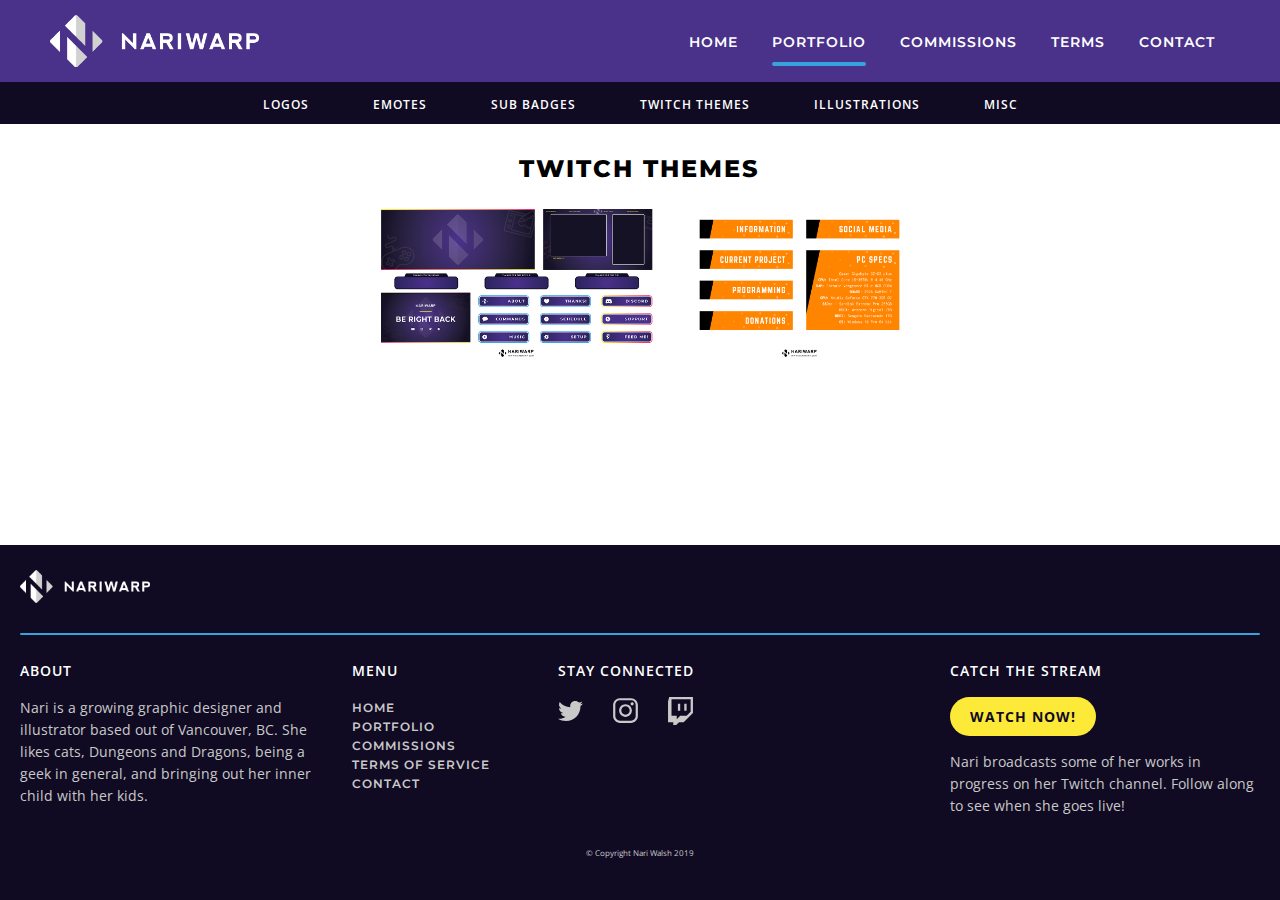
<file: themes.html>
<!DOCTYPE html>
<html>

<head>
    <title>Nariwarp - Twitch Themes</title>
    <meta name="description" content="Nariwarp's portfolio of custom Twitch graphics and themes.">

    <link href="https://fonts.googleapis.com/css?family=Montserrat:400,600,700,800|Open+Sans" rel="stylesheet">
    <link rel="stylesheet" type="text/css" href="./css/site.css">
    <link href="./css/lightbox.css" rel="stylesheet">
    <meta name="viewport" content="width=device-width, initial-scale=1, maximum-scale=1">
    <link rel="shortcut icon" type="image/x-icon" href="favicon.ico">
    <link rel="apple-touch-icon" sizes="57x57" href="/apple-icon-57x57.png">
    <link rel="apple-touch-icon" sizes="60x60" href="/apple-icon-60x60.png">
    <link rel="apple-touch-icon" sizes="72x72" href="/apple-icon-72x72.png">
    <link rel="apple-touch-icon" sizes="76x76" href="/apple-icon-76x76.png">
    <link rel="apple-touch-icon" sizes="114x114" href="/apple-icon-114x114.png">
    <link rel="apple-touch-icon" sizes="120x120" href="/apple-icon-120x120.png">
    <link rel="apple-touch-icon" sizes="144x144" href="/apple-icon-144x144.png">
    <link rel="apple-touch-icon" sizes="152x152" href="/apple-icon-152x152.png">
    <link rel="apple-touch-icon" sizes="180x180" href="/apple-icon-180x180.png">
    <link rel="icon" type="image/png" sizes="192x192" href="/android-icon-192x192.png">
    <link rel="icon" type="image/png" sizes="32x32" href="/favicon-32x32.png">
    <link rel="icon" type="image/png" sizes="96x96" href="/favicon-96x96.png">
    <link rel="icon" type="image/png" sizes="16x16" href="/favicon-16x16.png">
    <link rel="manifest" href="/manifest.json">
    <meta name="msapplication-TileColor" content="#4a318a">
    <meta name="msapplication-TileImage" content="/ms-icon-144x144.png">
    <meta name="theme-color" content="#4a318a">
    <script async src="https://www.googletagmanager.com/gtag/js?id=UA-136704185-1"></script>
    <script>
        window.dataLayer = window.dataLayer || [];
          function gtag(){dataLayer.push(arguments);}
          gtag('js', new Date());
        
          gtag('config', 'UA-136704185-1');
    </script>

</head>

<body>
    <header class="inner_header">
        <div id="logo_container">
            <h1><a href="index.html">Nariwarp</a></h1>
        </div>
        <nav>
            <div class="desktop_menu">
                <ul>
                    <li><a href="index.html">Home</a></li>
                    <li><a class="current" href="portfolio.html">Portfolio</a></li>
                    <li><a href="commissions.html">Commissions</a></li>
                    <li><a href="terms.html">Terms</a></li>
                    <li><a href="contact.html">Contact</a></li>
                </ul>
            </div>
            <div class="mobile_menu">
                <div id="menuToggle">
                    <input type="checkbox" />
                    <span></span>
                    <span></span>
                    <span></span>
                    <ul id="menu">
                        <li><a href="index.html">Home</a></li>
                        <li><a href="portfolio.html">Portfolio</a></li>
                        <li><a href="commissions.html">Commissions</a></li>
                        <li><a href="terms.html">Terms</a></li>
                        <li><a href="contact.html">Contact</a></li>
                    </ul>
                </div>
            </div>
        </nav>
    </header>

    <div id="portfolio_menu">
        <ul>
            <li><a href="logos.html">Logos</a></li>
            <li><a href="emotes.html">Emotes</a></li>
            <li><a href="badges.html">Sub Badges</a></li>
            <li><a class="portfolio_current" href="themes.html">Twitch Themes</a></li>
            <li><a href="illustrations.html">Illustrations</a></li>
            <li><a href="misc.html">Misc</a></li>
        </ul>
    </div>

    <div id="portfolio">
        <div class="flex_container">
            <div>
                <h3>Twitch Themes</h3>
                <a href="./images/themes/nariwarptheme.png" data-lightbox="themes" data-title="Twitch theme for Nariwarp"><img src="./images/themes/nariwarptheme.png" alt="Thumbnail of purple-themed Twitch panels"></a>
                <a href="./images/themes/ethanolpanels.png" data-lightbox="themes" data-title="Orange-themed Twitch panels"><img src="./images/themes/ethanolpanels.png" alt="Thumbnail of orange-themed Twitch panels"></a>
            </div>
        </div>
    </div>


    <footer>
        <div id="footer_container">
            <div class="footer_logo_container"><img src="./images/logo.png" alt="Nariwarp logo and text"></div>
            <hr>
            <div id="footer_menu">
                <div class="footer_col">
                    <span class="footer_title"><p>About</p></span>
                    <p>Nari is a growing graphic designer and illustrator based out of Vancouver, BC. She likes cats, Dungeons and Dragons, being a geek in general, and bringing out her inner child with her kids.</p>
                </div>
                <div class="footer_col">
                    <span class="footer_title"><p>Menu</p></span>
                    <ul>
                        <li><a href="index.html">Home</a></li>
                        <li><a href="portfolio.html">Portfolio</a></li>
                        <li><a href="commissions.html">Commissions</a></li>
                        <li><a href="terms.html">Terms of Service</a></li>
                        <li><a href="contact.html">Contact</a></li>
                    </ul>
                </div>
                <div class="footer_col footer_social">
                    <span class="footer_title"><p>Stay Connected</p></span>
                    <ol>
                        <li><a href="https://twitter.com/pbloomstudio"><img src="./images/twitter_logo.svg" alt="small twitter icon"></a></li>
                        <li><a href="https://instagram.com/pbloomstudio"><img src="./images/instagram_logo.svg" alt="small instagram icon"></a></li>
                        <li><a href="https://twitch.tv/purplebloomstudio"><img src="./images/twitch_logo.svg" alt="small twitch icon"></a></li>
                    </ol>
                </div>
                <div class="footer_col twitch_cta">
                    <span class="footer_title"><p>Catch the Stream</p></span>
                    <a href="http://twitch.tv/purplebloomstudio">Watch Now!</a>
                    <p class="twitch_footer_p">Nari broadcasts some of her works in progress on her Twitch channel. Follow along to see when she goes live!</p>
                </div>
            </div>
            <div id="copyright_panel">
                <p>&copy; Copyright Nari Walsh 2019</p>
            </div>
        </div>
    </footer>

    <script src="./js/script.js"></script>
    <script src="./js/lightbox-plus-jquery.js"></script>

</body>

</html>
</file>
<file: css/site.css>
* {
     padding: 0;
     margin: 0;
     box-sizing: border-box;
     text-decoration: none;
}
 a:hover {
     cursor: pointer;
}
 html {
     position: relative;
     min-height: 100%;
     margin: 0 auto;
}
 body {
     margin-bottom: 355px;
     font-family: "Open Sans", "sans serif";
}
 #header_container {
     position: relative;
     background: url("../images/stars.svg");
     background-size: cover;
     background-position: bottom center;
}
 h1 {
     display: block;
     font-family: "Montserrat", "sans serif";
     text-align: center;
     background: url("../images/logo.png");
     background-size: cover;
     width: 209px;
     height: 52px;
     margin: auto;
     margin: 15px 0;
}
 h1 a {
     font-family: "Montserrat", "sans serif";
     display: block;
     text-indent: -9999px;
     width: 100%;
     height: 100%;
}
 h2 {
     color: #ffffff;
     font-family: "Montserrat", "sans serif";
     font-weight: 700;
     font-size: 42px;
     line-height: 50px;
     letter-spacing: 1px;
}
 h3 {
     font-family: "Montserrat", "sans serif";
     font-size: 24px;
     font-weight: 800;
     text-transform: uppercase;
     letter-spacing: 2px;
}
 header {
     font-family: "Montserrat", "sans serif";
     position: fixed;
     top: 0;
     left: 0;
     height: auto;
     margin-top: 10px;
     padding: 0 50px;
     width: 100%;
     display: flex;
     justify-content: space-between;
     align-items: center;
     z-index: 100;
     background-color: transparent;
     transition: background-color .2s ease-in-out;
}
 .active {
     margin-top: 0;
     background-color: #4a318a;
}
 .inner_header {
     margin-top: 0;
     background-color: #4a318a;
}
 #logo_container {
     float: left;
}
 nav {
     font-family: "Montserrat", "sans serif";
     text-align: right;
}
 nav ul li {
     display: inline-block;
     list-style: none;
}
 nav ul li a {
     position: relative;
     font-size: 14px;
     padding: 15px;
     font-weight: 600;
     color: #ffffff;
     text-transform: uppercase;
     letter-spacing: 1px;
     transition: color .2s ease-in-out;
}
 nav ul li a:hover {
     color: #fce938;
}
 nav ul li a:before, nav ul li a:after, nav ul li a.current:before, nav ul li a.current:after {
     content: "";
     position: absolute;
     bottom: 0;
     width: 0;
     height: 4px;
     margin: 5px 0 0;
     transition: all 0.2s ease-in-out;
     transition-duration: 0.5s;
     opacity: 0;
     background-color: #37a2db;
}
 nav ul li a:before, nav ul li a.current:before {
     left: calc(50%);
     background-color: #37a2db;
}
 nav ul li a:after, nav ul li a.current:after {
     right: calc(50%);
     background-color: #37a2db;
}
 nav ul li:hover a:before, nav ul li:hover a:after, nav ul li a.current:before, nav ul li a.current:after {
     width: calc(50% - 15px);
     opacity: 1;
}
 nav ul li:hover a:before, nav ul li a.current:before {
     border-radius: 0 2px 2px 0;
}
 nav ul li:hover a:after, nav ul li a.current:after {
     border-radius: 2px 0 0 2px;
}
 .desktop_menu {
     display: block;
}
 .mobile_menu {
     display: none;
}
 #menuToggle {
     display: block;
     position: relative;
     top: 0;
     right: 0;
     z-index: 1;
     -webkit-user-select: none;
     user-select: none;
}
 #menuToggle input {
     display: block;
     width: 40px;
     height: 32px;
     position: absolute;
     top: -7px;
     right: -5px;
     cursor: pointer;
     opacity: 0;
     z-index: 2;
     -webkit-touch-callout: none;
}
 #menuToggle span {
     display: block;
     width: 27px;
     height: 3px;
     margin-bottom: 4px;
     position: relative;
     background: #ffffff;
     border-radius: 3px;
     z-index: 1;
     transform-origin: 4px 0;
     transition: transform 0.5s cubic-bezier(0.77,0.2,0.05,1.0), background 0.5s cubic-bezier(0.77,0.2,0.05,1.0), opacity 0.55s ease;
}
 #menuToggle span:first-child {
     transform-origin: 0% 0%;
}
 #menuToggle span:nth-last-child(2) {
     transform-origin: 0% 100%;
}
 #menuToggle input:checked ~ span {
     opacity: 1;
     transform: rotate(45deg) translate(-2px, -1px);
     background: #ffffff;
}
 #menuToggle input:checked ~ span:nth-last-child(3) {
     opacity: 0;
     transform: rotate(0deg) scale(0.2, 0.2);
}
 #menuToggle input:checked ~ span:nth-last-child(2) {
     transform: rotate(-45deg) translate(0, -1px);
}
 #menu {
     position: absolute;
     text-align: right;
     width: 200px;
     margin: -65px 0 0 -110px;
     padding: 0 30px 20px 0;
     padding-top: 70px;
     background: #4a318a;
     border-radius: 0 0 0 20px;
     list-style-type: none;
     -webkit-font-smoothing: antialiased;
     transform-origin: 0% 0%;
     transform: translate(100%, 0);
     transition: transform 0.5s cubic-bezier(0.77,0.2,0.05,1.0);
}
 #menu li {
     padding: 15px 0;
}
 #menuToggle input:checked ~ ul {
     transform: none;
}
 #banner_container {
     position: relative;
     display: flex;
     padding: 82px 0 0 0;
     margin: 0 auto;
     justify-content: space-between;
     align-items: center;
     max-width: 1280px;
     height: 100%;
}
 #banner_container_mobile {
     display: none;
}
 .banner_title {
     width: 470px;
     padding: 0 25px;
}
 .banner_title p {
     color: #ffffff;
     font-family: "Open Sans", "sans serif";
     font-weight: 400;
     font-size: 14px;
     line-height: 18px;
     padding: 15px 0;
}
 .banner_title a {
     display: inline-block;
     background-color: #fce938;
     color: #130f23;
     text-transform: uppercase;
     font-family: "Montserrat", "sans serif";
     font-weight: 600 !important;
     font-size: 16px;
     letter-spacing: 2px;
     border-radius: 25px;
     padding: 15px 25px;
     margin: 10px 0;
     transition: all .2s ease-in-out;
     -webkit-filter: drop-shadow(5px 5px 5px #130f23);
     filter: drop-shadow(5px 5px 5px #130f23);
}
 .banner_title a:hover {
     background-color: #e61e63;
     color: #ffffff;
}
 .banner_image {
     max-width: 100%;
     text-align: center;
     padding-right: 30px;
}
 .banner_bottom {
     display: none;
}
 .banner_image img {
     width: 100%;
     max-width: 870px;
}
 .rainbow:hover {
     -webkit-animation:rainbow 2s infinite;
     -ms-animation:rainbow 2s infinite;
     -o-animation:rainbow 2s infinite;
     animation:rainbow 2s infinite;
}
 @-webkit-keyframes rainbow {
     0% {
        color: #e61e63;
    }
     33% {
        color: #37a2db;
    }
     66% {
        color: #fce938
    }
     100% {
        color: #e61e63;
    }
}
 @-ms-keyframes rainbow {
     0% {
        color: #e61e63;
    }
     33% {
        color: #37a2db;
    }
     66% {
        color: #fce938
    }
     100% {
        color: #e61e63;
    }
}
 @-o-keyframes rainbow {
     0% {
        color: #e61e63;
    }
     33% {
        color: #37a2db;
    }
     66% {
        color: #fce938
    }
     100% {
        color: #e61e63;
    }
}
 @keyframes rainbow {
     0% {
        color: #e61e63;
    }
     33% {
        color: #37a2db;
    }
     66% {
        color: #fce938
    }
     100% {
        color: #e61e63;
    }
}
 #home_intro {
     display: none;
     background-color: #ffffff;
     padding: 0 20px 30px 20px;
}
 #home_intro hr {
     background-color: #37a2db;
     border: none;
     height: 4px;
     width: 30%;
     border-radius: 2px;
     margin: 25px 0;
}
 #services_wrapper {
     max-width: 1280px;
     margin: auto;
     margin-top: 40px;
     text-align: center;
}
 #home_services {
     display: flex;
     padding: 30px 20px;
     margin: auto;
     justify-content: space-around;
}
 .service_col {
     width: 20%;
     text-align: center;
     display: flex;
     flex-direction: column;
     justify-content: left;
     align-items: center;
}
 .service_col p {
     margin: 10px 0;
     font-size: 14px;
     line-height: 18px;
     vertical-align: top;
}
 .service_col a {
     font-family: "Montserrat", "sans serif";
     vertical-align: top;
     display: inline-block;
     color: #130f23;
     text-transform: uppercase;
     font-weight: 800;
     font-size: 18px;
     letter-spacing: 1px;
     margin: 10px 0;
     transition: color .2s ease-in-out;
}
 .service_col a:hover {
     color: #37a2db;
}
 .service_col img {
     width: 100px;
     height: 100px;
     -webkit-filter: drop-shadow(5px 5px 5px gray);
     filter: drop-shadow(5px 5px 5px gray);
}
 .flex_container {
     max-width: 1280px;
     margin: auto;
     display: flex;
     flex-direction: row;
     justify-content: space-around;
}
 .flex_container_home {
     max-width: 1280px;
     margin: auto;
     display: flex;
     flex-direction: row;
     justify-content: space-around;
}
 .flex_container_home > div {
     max-width: 50%;
}
 #home_portfolio {
     background-color: #c9c9c9;
     padding: 30px 20px;
}
 #home_portfolio hr {
     background-color: #37a2db;
     border: none;
     height: 4px;
     width: 30%;
     border-radius: 2px;
     margin: 25px 0;
}
 #home_portfolio img {
     width: 400px;
     border-radius: 10px;
}
 #home_custom {
     display: block;
     background-color: #ffffff;
     padding: 30px 20px;
}
 #home_custom hr {
     background-color: #37a2db;
     border: none;
     height: 4px;
     width: 30%;
     border-radius: 2px;
     margin: 25px 0;
}
 #home_custom img {
     width: 400px;
     border-radius: 10px;
}
 #home_custom_mobile {
     display: none;
}
 #portfolio {
     margin: auto;
     background-color: #ffffff;
     padding: 30px 20px 30px 20px;
     text-align: center;
     max-width: 1280px;
}
 #portfolio h2 {
     color: #4a318a;
}
 #portfolio hr {
     background-color: #37a2db;
     border: none;
     height: 4px;
     width: 30%;
     border-radius: 2px;
     margin: auto;
     margin-top: 25px;
     margin-bottom: 25px;
     text-align: center;
}
 #portfolio img {
     height: 200px;
     padding: 20px 15px;
}
 #portfolio_menu {
     margin-top: 82px;
     background-color: #100b23;
     padding: 10px 0 10px 0;
}
 #portfolio_menu a {
     font-size: 12px;
     padding: 30px;
     font-weight: 600;
     color: #ffffff;
     text-transform: uppercase;
     letter-spacing: 1px;
     transition: color .2s ease-in-out;
}
 #portfolio_menu a:hover {
     color: #fce938;
}
 #portfolio_menu ul {
     margin: auto;
     text-align: center;
}
 #portfolio_menu ul li {
     display: inline-block;
}
 .portfolio_current {
     color: #fce938;
}
 #shop {
     margin: auto;
     margin-top: 112px;
     background-color: #ffffff;
     padding: 30px 20px 30px 20px;
     text-align: center;
}
 #shop hr {
     background-color: #37a2db;
     border: none;
     height: 4px;
     width: 30%;
     border-radius: 2px;
     margin: auto;
     margin-top: 25px;
     margin-bottom: 25px;
     text-align: center;
}
 #commissions {
     margin: auto;
     margin-top: 82px;
     max-width: 1280px;
     background-color: white;
     padding: 30px 20px 90px 20px;
     text-align: center;
}
 #commissions hr {
     background-color: #37a2db;
     border: none;
     height: 4px;
     width: 30%;
     border-radius: 2px;
     margin: auto;
     margin-top: 25px;
     margin-bottom: 25px;
     text-align: center;
}
 .commission_status_open {
     font-family: "Montserrat", "sans serif";
     color: green;
     font-weight: bold;
     font-size: 1.2em;
     text-transform: uppercase;
}
 .commission_status_closed {
     font-family: "Montserrat", "sans serif";
     color: red;
     font-weight: bold;
     font-size: 1.2em;
     text-transform: uppercase;
}
 .commission_info {
     text-align: left;
     line-height: 4em;
     max-width: 1280px;
}
 .commission_info_terms {
     text-align: center;
     max-width: 1280px;
}
 .commission_info_terms a {
     color: #4a318a;
     font-weight: bold;
}
 .commission_info h3 {
     font-family: "Montserrat", "sans serif";
     text-transform: uppercase;
     font-weight: bold;
}
 .commission_info a {
     color: #4a318a;
     font-weight: bold;
}
 .commission_info ul li {
     list-style-position: inside;
     padding-left: 30px;
}
 .commission_info img {
     padding: 20px;
     width: 400px;
}
 .commission_display_box {
     text-align: center;
}
 #terms {
     margin: auto;
     margin-top: 82px;
     background-color: white;
     padding: 30px 20px;
     text-align: center;
}
 #terms hr {
     background-color: #37a2db;
     border: none;
     height: 4px;
     width: 30%;
     border-radius: 2px;
     margin: auto;
     margin-top: 25px;
     margin-bottom: 25px;
     text-align: center;
}
 #terms p {
     text-align: left;
}
 #terms span {
     font-weight: 800;
     letter-spacing: 1px;
     font-size: 1.1em;
     text-transform: uppercase;
}
 #terms ol {
     list-style-position: inside;
     text-align: left;
     line-height: 2em;
     counter-reset: item;
}
 #terms ol li {
     display: block;
     padding: 15px 0;
}
 #terms ol li:before {
     content: "\2022";
     padding-right: 10px;
     counter-increment: item;
     font-weight: 800;
}
 #terms ol li ul li {
     padding: 0;
}
 #terms ol li ul {
     list-style-position: inside;
     padding-left: 20px;
     counter-reset: item;
}
 #terms ol li ul li {
     display: block;
     padding: 0;
}
 #terms ol li ul li:before {
     content: "\25E6";
     padding-right: 10px;
     counter-increment: item;
     font-weight: 800;
}
 #contact {
     margin: auto;
     margin-top: 82px;
     max-width: 1280px;
     background-color: white;
     padding: 30px 20px 90px 20px;
     text-align: center;
}
 #contact hr {
     background-color: #37a2db;
     border: none;
     height: 4px;
     width: 30%;
     border-radius: 2px;
     margin: auto;
     margin-top: 25px;
     margin-bottom: 25px;
     text-align: center;
}
 #contact p {
     text-align: center;
}
 #contact a {
     color: #4a318a;
     font-weight: bold;
}
 #payments {
     text-align: center;
}
 #payments img {
     margin: 40px;
     width: 150px;
}
 footer {
     height: 355px;
     background-color: #100b23;
     position: absolute;
     padding-bottom: 20px;
     left: 0;
     bottom: 0;
     color: #c9c9c9;
     width: 100%;
}
 #footer_container {
     background-color: #100b23;
     max-width: 1280px;
     padding: 0 20px;
     margin: auto;
}
 .footer_logo_container {
     margin-top: 25px;
}
 footer img {
     width: 130px;
}
 footer hr {
     background-color: #37a2db;
     border: none;
     height: 2px;
     border-radius: 1px;
     margin: 25px 0;
}
 #footer_menu {
     max-width: 1280px;
     display: grid;
     grid-template-columns: calc(30% - 60px) 15% 30% 25%;
     grid-column-gap: 20px;
     background-color: #100b23;
}
 .footer_title {
     display: block;
     color: white;
     text-transform: uppercase;
     font-weight: 600;
     letter-spacing: 1px;
     padding-bottom: 15px;
}
 .footer_col {
}
 .footer_col p {
     font-size: 14px;
     line-height: 22px;
}
 .footer_col ul li {
     font-family: "Montserrat", "sans serif";
     list-style: none;
}
 .footer_col ul li a {
     color: #c9c9c9;
     font-size: 12px;
     text-transform: uppercase;
     font-weight: 600;
     letter-spacing: 1px;
     transition: color .2s ease-in-out;
}
 .footer_col ul li a:hover {
     color: #fce938;
}
 .footer_social ol {
     display: inline-flex;
     flex-direction: row;
     flex-wrap: wrap;
     justify-content: space-evenly;
     align-items: center;
}
 .footer_social ol li {
     display: inline-block;
     list-style: none;
}
 .footer_social img {
     width: 25px;
     margin: 0 30px 30px 0;
}
 .twitch_cta a {
     display: inline-block;
     background-color: #fce938;
     color: #100b23;
     text-transform: uppercase;
     font-weight: 700;
     font-size: 14px;
     letter-spacing: 1px;
     border-radius: 20px;
     padding: 10px 20px;
     transition: all .2s ease-in-out;
}
 .twitch_cta a:hover {
     background-color: #e61e63;
     color: white;
}
 .twitch_footer_p {
     margin-top: 15px;
}
 #copyright_panel {
     background-color: #100b23;
     text-align: center;
     font-size: 8px;
     margin-top: 30px;
     padding-bottom: 5px;
}
/* --------------Mobile Stuff-------------- */
 @media only screen and (max-width: 1280px) {
     .banner_title {
         width: 500px;
         padding: 0 0 0 60px;
    }
     .banner_image {
         padding: 0 60px 0 0;
    }
     .banner_title p {
         font-size: 14px;
         line-height: 18px;
         padding: 10px 0;
    }
     .banner_title a {
         font-size: 16px;
         letter-spacing: 2px;
         padding: 15px 22px;
         margin: 10px 0 20px 0;
    }
}
 @media only screen and (max-width: 1100px) {
     h2 {
         font-size: 38px;
         line-height: 46px;
    }
     .banner_title {
         width: 500px;
         padding: 0 0 0 60px;
    }
     .banner_image {
         padding: 0 60px 0 0;
    }
     .banner_title a {
         font-size: 14px;
         letter-spacing: 1px;
         padding: 10px 15px;
         margin: 10px 0 30px 0;
    }
}
 @media only screen and (max-width: 1014px) {
     h2 {
         font-size: 36px;
         line-height: 42px;
    }
     nav ul li a {
         font-size: 12px;
    }
     .banner_title p {
         font-size: 13px;
         line-height: 16px;
    }
     .service_col a {
         font-size: 16px;
         letter-spacing: 1px;
    }
     .service_col p {
         font-size: 13px;
         line-height: 16px;
    }
     #portfolio_menu a {
         margin-top: 30px;
         padding: 0 30px;
    }
     #payments img {
         margin: 20px 40px;
    }
     .footer_social img {
         width: 25px;
         margin: 12px;
    }
}
 @media only screen and (max-width: 850px) {
     h1 {
         width: 180px;
         height: 45px;
         margin: 15px 0;
    }
     header {
         margin-top: 5px;
         padding: 0 30px;
    }
     h2 {
         font-size: 30px;
         line-height: 34px;
    }
     .desktop_menu {
         display: none;
    }
     .mobile_menu {
         display: block;
    }
     nav ul li {
         float: right;
    }
     nav ul li a {
         font-size: 16px;
    }
     .flex_container_home > div {
         max-width: 49%;
    }
     #home_portfolio img {
         width: 100%;
    }
     #home_custom img {
         width: 100%;
    }
     #portfolio_menu {
         margin-top: 72px;
    }
}
 @media only screen and (max-width: 800px) {
     body {
         font-size: 14px;
    }
     h2 {
         margin: 30px 0 10px 0;
         font-size: 30px;
         line-height: 34px;
    }
     h3 {
         font-size: 20px;
    }
     #header_container {
         display: block;
         background: url("../images/stars.svg");
         background-size: 180%;
         background-repeat: no-repeat;
         background-position: top center;
    }
     #banner_container {
         display: none;
    }
     #banner_container_mobile {
         position: relative;
         display: flex;
         flex-direction: column;
         padding: 82px 0 0 0;
         margin: 0 auto;
         justify-content: space-around;
         align-items: center;
    }
     .banner_title {
         width: 100%;
         padding: 0 20px;
         text-align: center;
    }
     .banner_title hr {
         background-color: #37a2db;
         border: none;
         height: 4px;
         width: 50%;
         border-radius: 2px;
         margin: 10px auto;
         margin-bottom: 10px;
         text-align: center;
    }
     .banner_image {
         width: 100%;
         text-align: center;
         padding: 0 10px;
    }
     .banner_image p {
         font-family: "Open Sans", "sans serif";
         font-weight: 400;
         font-size: 14px;
         line-height: 16px;
         padding: 10px;
    }
     .banner_image a {
         display: inline-block;
         background-color: #37a2db;
         color: #ffffff;
         text-transform: uppercase;
         font-family: "Montserrat", "sans serif";
         font-weight: 600 !important;
         font-size: 18px;
         letter-spacing: 2px;
         border-radius: 25px;
         padding: 15px 25px;
         margin: 10px;
         -webkit-filter: drop-shadow(5px 5px 5px #130f23);
         filter: drop-shadow(5px 5px 5px #130f23);
    }
     .banner_image hr {
         background-color: #37a2db;
         border: none;
         height: 4px;
         width: 50%;
         border-radius: 2px;
         margin: 10px auto;
         text-align: center;
    }
     .flex_container_home {
         max-width: 100%;
         margin: 0 auto;
         text-align: center;
         display: flex;
         flex-direction: column;
         justify-content: space-around;
         align-items: center;
    }
     .flex_container_home > div {
         max-width: 100%;
    }
     .flex_container {
         max-width: 1280px;
         margin: 0 auto;
         text-align: center;
         display: flex;
         flex-direction: column;
         justify-content: space-around;
         align-items: center;
    }
     .service_col img {
         height: 80px;
         width: 80px;
    }
     #home_intro hr {
         margin: 25px auto;
    }
     #home_portfolio hr {
         margin: 25px auto;
    }
     #home_portfolio p {
         margin-bottom: 20px;
    }
     #home_portfolio img {
         width: 340px;
    }
     #home_custom {
         display: none;
    }
     #home_custom_mobile img {
         width: 340px;
    }
     #home_custom_mobile {
         display: block;
         background-color: #ffffff;
         padding: 30px 20px;
    }
     #home_custom_mobile hr {
         background-color: #37a2db;
         border: none;
         height: 4px;
         width: 30%;
         border-radius: 2px;
         margin: 25px auto;
    }
     #home_custom_mobile p {
         margin-bottom: 20px;
    }
     #portfolio img {
          height: 200px;
          padding: 15px;
     }
     .commission_info {
         text-align: left;
         display: flex;
         flex-direction: column;
    }
     .commission_info img {
         padding: 20px 0 0 0;
    }
     #payments img {
         margin: 20px 40px;
    }
     .footer_logo_container {
         text-align: center;
    }
     #footer_menu p {
         font-size: 13px;
         line-height: 18px;
    }
     #footer_menu {
         display: grid;
         grid-template-columns: 1fr 1fr;
         grid-template-rows: 1fr 1fr;
         grid-gap: 40px;
    }
     #payments img {
         margin: 30px 50px;
    }
}
 @media only screen and (max-width: 600px) {
     h1 {
         width: 160px;
         height: 40px;
         margin: 15px 0;
    }
     h2 {
         margin: 10px 0 5px 0;
         font-size: 20px;
         line-height: 25px;
    }
     header {
         margin-top: 5px;
         padding: 0 25px;
    }
     #menuToggle span {
         width: 27px;
         height: 3px;
         margin-bottom: 4px;
    }
     #menu {
         padding-bottom: 10px;
    }
     #menu li {
         padding: 10px 0;
         padding-right: 20px;
    }
     #menu a {
         font-size: 14px;
         padding: 10px;
    }
     #header_container {
         background-size: 200%;
    }
     .banner_image a {
         font-size: 16px;
         letter-spacing: 1px;
    }
     #home_services {
         text-align: center;
         display: grid;
         grid-template-columns: 1fr 1fr;
         grid-template-rows: 1fr 1fr;
         grid-row-gap: 20px;
         margin: auto;
    }
     .service_col {
         width: 100%;
    }
     #portfolio_menu {
         margin-top: 68px;
    }
     #portfolio img {
          height: 200px;
          padding: 10px;
     }
     #payments img {
         width: 125px;
         margin: 15px 30px;
    }
     .footer_logo_container {
         text-align: center;
    }
     footer img {
         width: 120px;
    }
     #footer_menu {
         text-align: center;
         display: flex;
         flex-direction: column;
    }
     .footer_col {
         padding: 0 0 30px 0;
    }
     .footer_social img {
         width: 25px;
         margin: 0 15px;
    }
     #copyright_panel {
         padding-bottom: 15px;
    }
}
 @media only screen and (max-width: 412px) {
     #header_container {
         background-size: 200%;
    }
     .banner_image a {
         font-size: 14px;
         letter-spacing: 1px;
         padding: 10px 20px;
    }
     #home_services {
         text-align: center;
         display: grid;
         grid-row-gap: 20px;
         margin: auto;
    }
     .service_col {
         width: 100%;
    }
     .service_col a {
         margin: 5px 0;
         padding: 10px 20px;
    }
     #home_portfolio img {
         width: 100%;
    }
     #home_custom_mobile img {
         width: 100%;
    }
     .commission_info img {
         width: 300px;
    }
     #payments img {
         width: 100px;
         margin: 15px 30px;
    }
}
 @media only screen and (max-width: 360px) {
     h1 {
         width: 132px;
         height: 33px;
    }
     header {
         margin-top: 0;
         padding: 0 15px;
    }
     h2 {
         margin-top: 0px;
         font-size: 18px;
    }
     h3 {
         font-size: 18px;
    }
     #menu li {
         padding: 10px 0;
         padding-right: 30px;
    }
     #menuToggle span {
         width: 21px;
         height: 2px;
         margin-bottom: 3px;
    }
     .banner_title p {
         font-size: 40px;
         line-height: 48px;
    }
     #portfolio_menu {
         margin-top: 62px;
    }
     .commission_info img {
         width: 250px;
    }
     #footer_menu {
         text-align: center;
         display: grid;
         grid-template-columns: 100%;
         grid-template-rows: 22% 25% 15% 30%;
         grid-row-gap: 20px;
    }
     .footer_social img {
         margin: 0 15px 15px 15px;
    }
     #copyright_panel {
         padding-bottom: 30px;
    }
}
</file>
